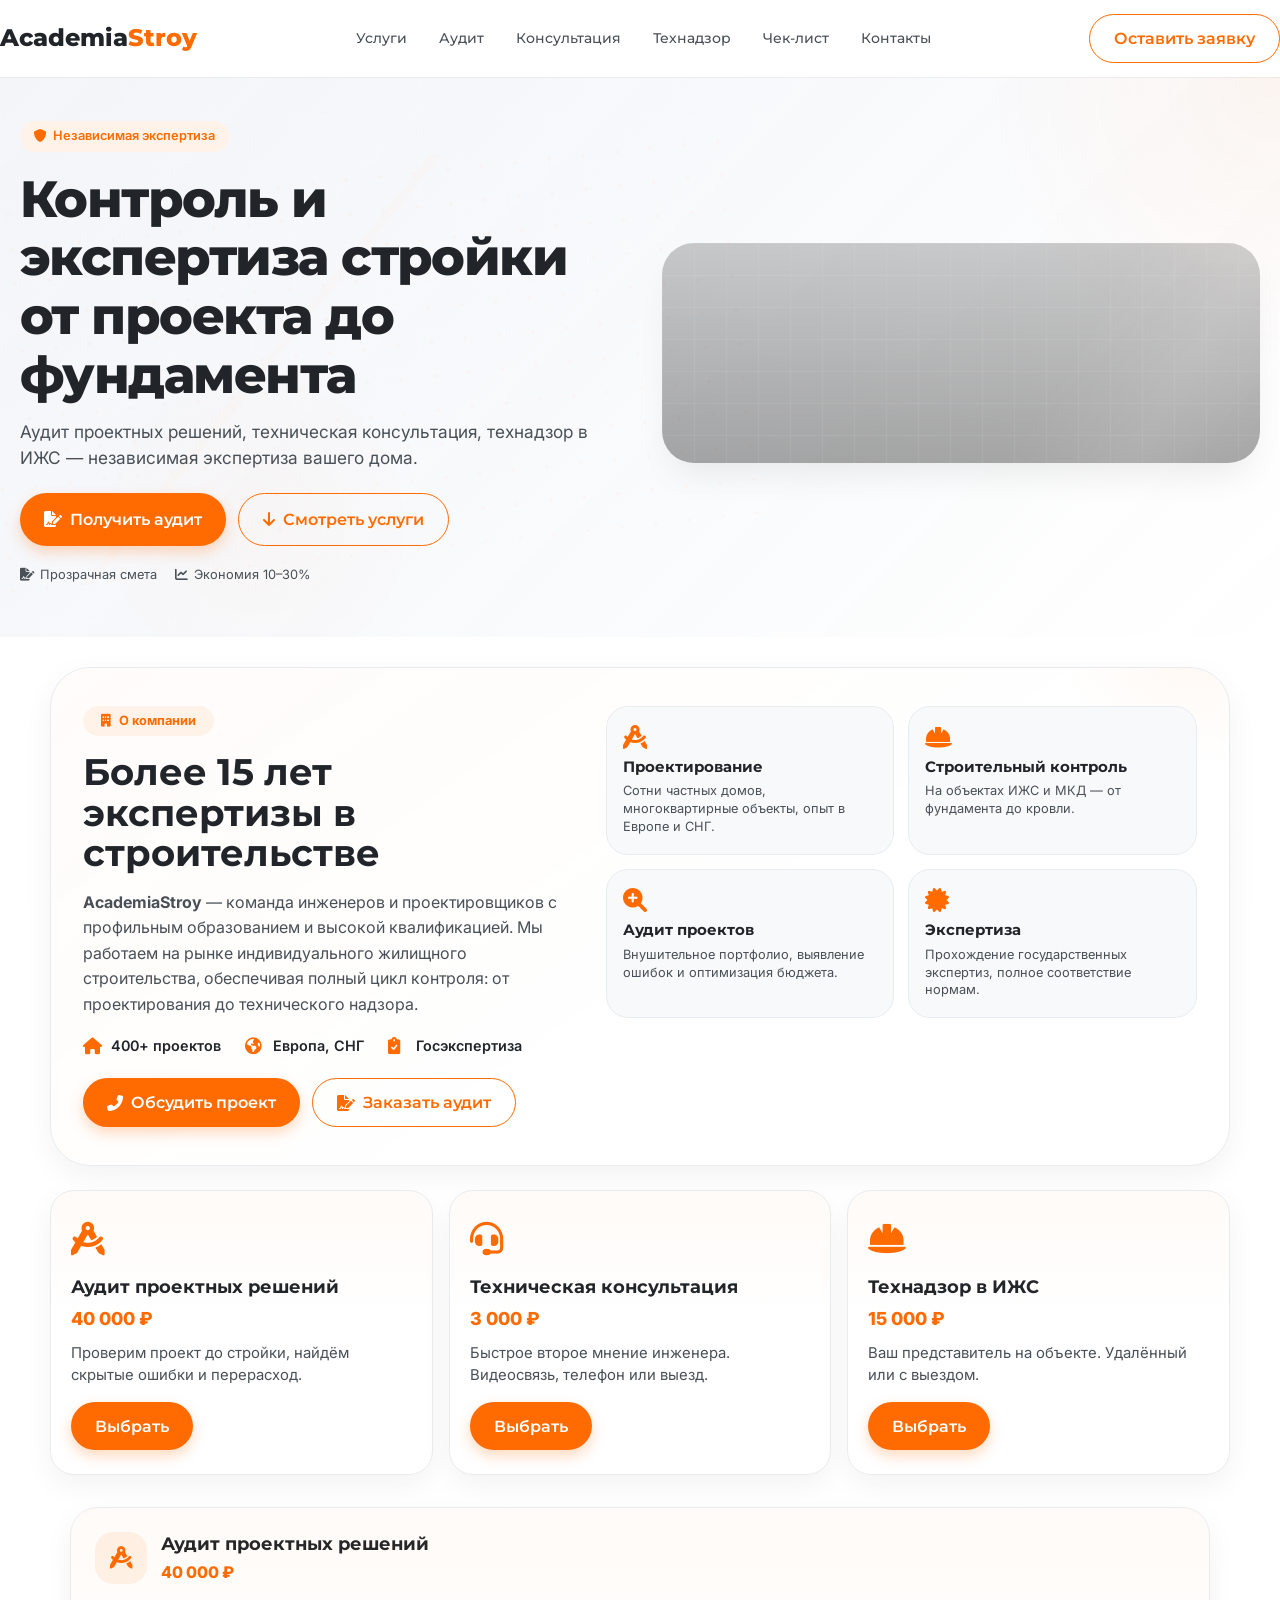
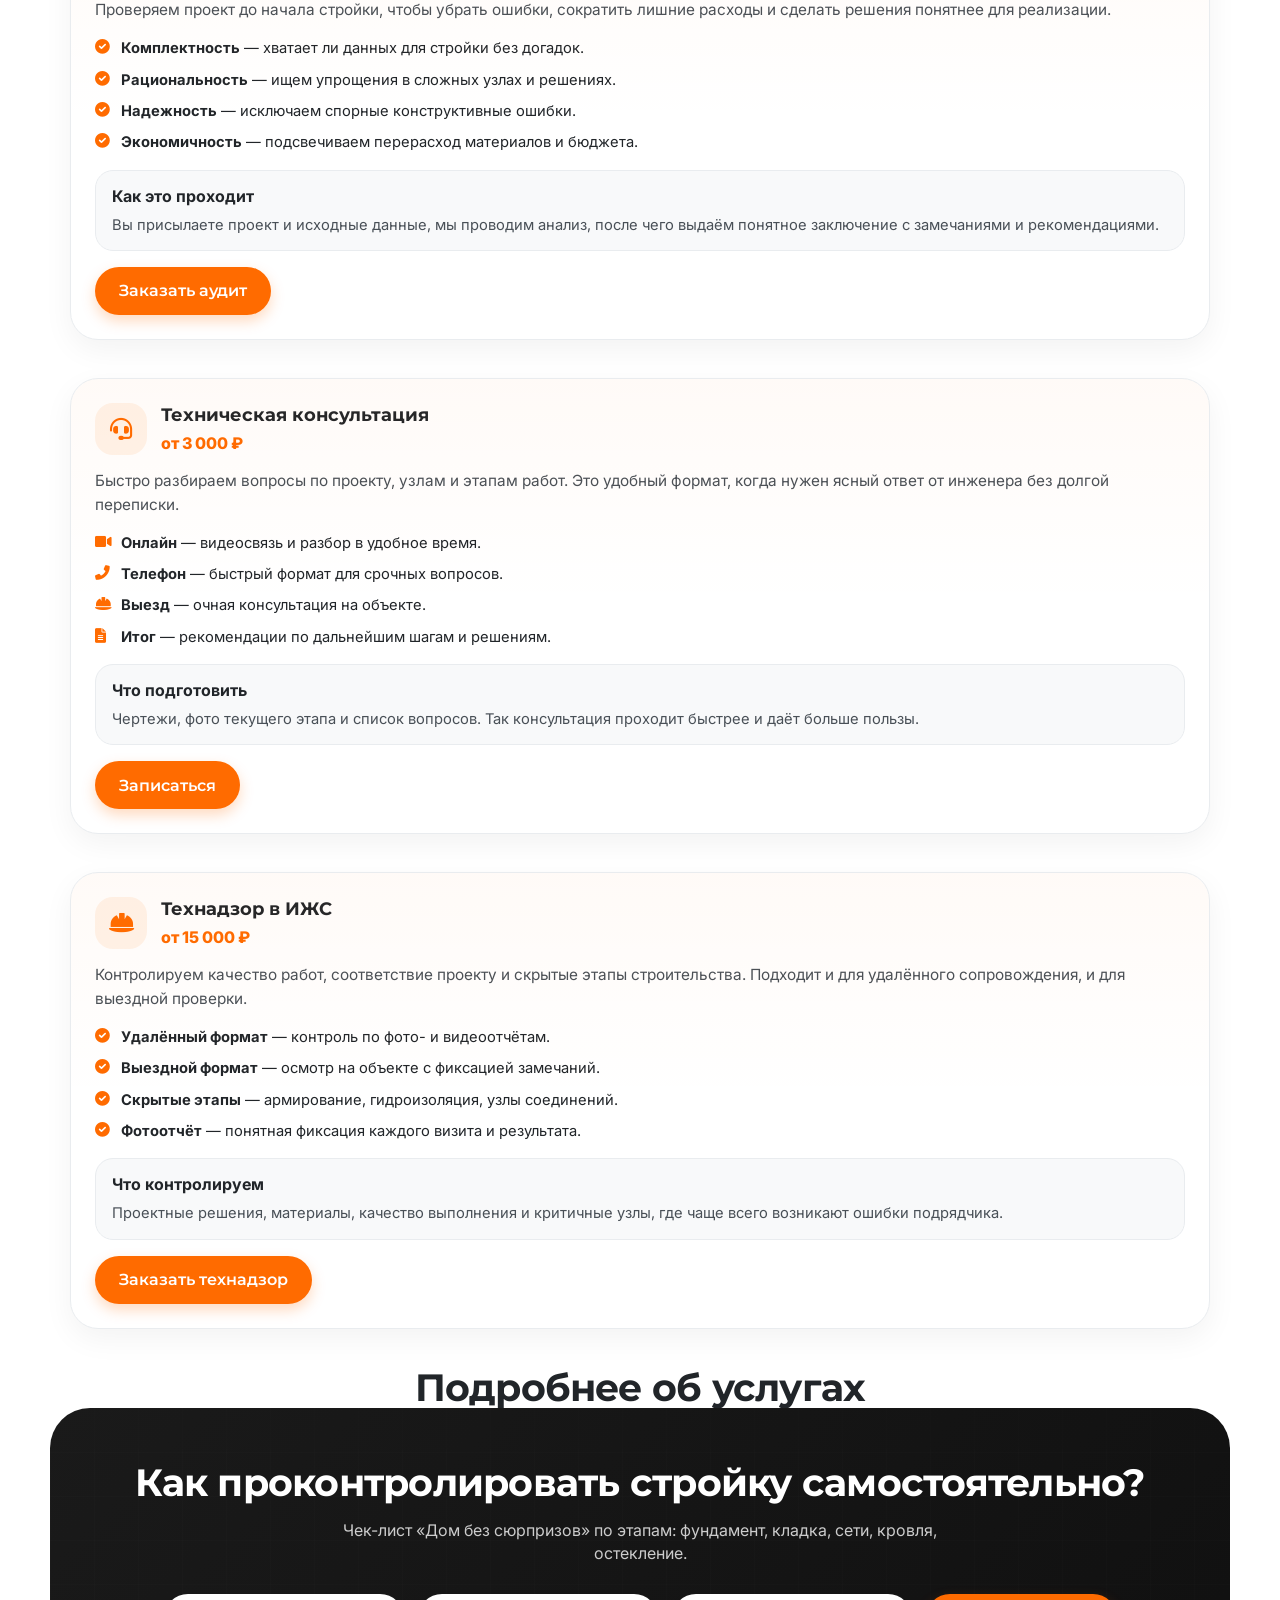
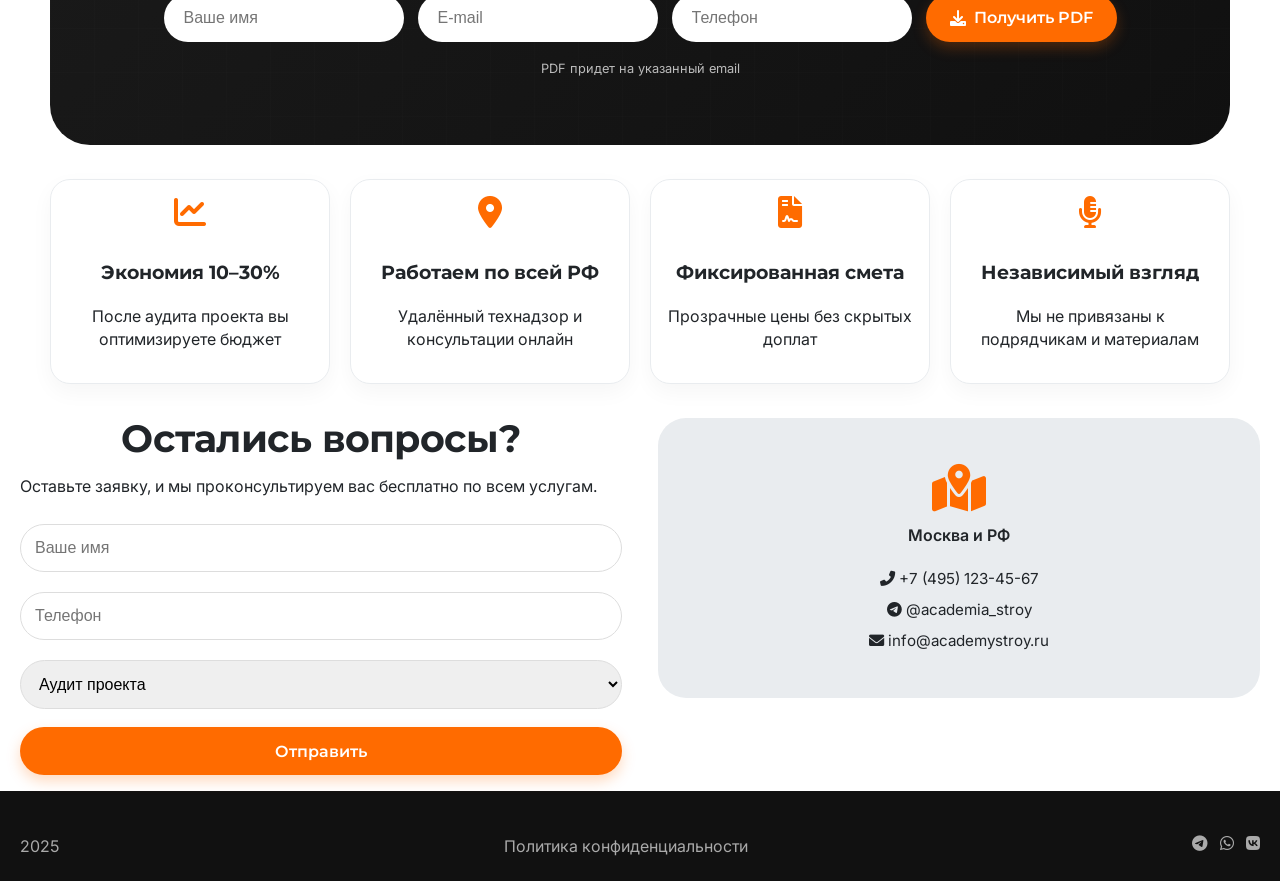
<file: index.html>
<!DOCTYPE html>
<html lang="ru">
<head>
  <meta charset="UTF-8" />
  <meta name="viewport" content="width=device-width, initial-scale=1.0, viewport-fit=cover, user-scalable=yes, maximum-scale=1.0" />
  <title>Контроль и экспертиза стройки от проекта до фундамента</title>
  <meta name="description" content="Аудит проектных решений, техническая консультация и технадзор в ИЖС. Независимая экспертиза вашего дома." />
  <link rel="preconnect" href="https://fonts.googleapis.com">
  <link rel="preconnect" href="https://fonts.gstatic.com" crossorigin>
  <link href="https://fonts.googleapis.com/css2?family=Inter:opsz,wght@14..32,300..700&family=Montserrat:wght@400;500;600;700;800&display=swap" rel="stylesheet">
  <link rel="stylesheet" href="https://cdnjs.cloudflare.com/ajax/libs/font-awesome/6.0.0-beta3/css/all.min.css">
  <link rel="stylesheet" href="style.css">
</head>
<body>
<header>
  <div class="container header-flex">
    <div class="logo">Academia<span>Stroy</span></div>
    <nav class="nav">
      <a href="#services" class="nav-link">Услуги</a>
      <a href="#audit" class="nav-link">Аудит</a>
      <a href="#consult" class="nav-link">Консультация</a>
      <a href="#nadzor" class="nav-link">Технадзор</a>
      <a href="#checklist" class="nav-link">Чек-лист</a>
      <a href="#contacts" class="nav-link">Контакты</a>
    </nav>
    <div class="header-contacts">
      <button class="btn btn-outline callback-open" data-service="Консультация">Оставить заявку</button>
    </div>
  </div>
</header>

<main>
  <section class="hero">
    <div class="container hero-grid">
      <div class="hero-content">
        <div class="hero-badge"><i class="fas fa-shield-alt"></i> Независимая экспертиза</div>
        <div class="mobile-mini-icons mobile-only">
          <span><i class="fas fa-ruler-combined"></i></span>
          <span><i class="fas fa-house-user"></i></span>
          <span><i class="fas fa-clipboard-check"></i></span>
        </div>
        <h1 class="hero-title">Контроль и экспертиза стройки от проекта до фундамента</h1>
        <p class="hero-sub">Аудит проектных решений, техническая консультация, технадзор в ИЖС — независимая экспертиза вашего дома.</p>
        <div class="hero-buttons">
          <button class="btn btn-primary callback-open" data-service="Аудит проекта"><i class="fas fa-file-signature"></i> Получить аудит</button>
          <a href="#services" class="btn btn-outline"><i class="fas fa-arrow-down"></i> Смотреть услуги</a>
        </div>
        <div class="trust-badge">
          <span><i class="fas fa-file-signature"></i> Прозрачная смета</span>
          <span><i class="fas fa-chart-line"></i> Экономия 10–30%</span>
        </div>
      </div>
      <div class="hero-image"></div>
    </div>
  </section>

  <section class="container" id="about">
    <div class="about-company">
      <div class="about-grid">
        <div class="about-left">
          <div class="about-badge"><i class="fas fa-building"></i> О компании</div>
          <h2>Более 15 лет экспертизы в строительстве</h2>
          <p class="about-text">
            <strong>AcademiaStroy</strong> — команда инженеров и проектировщиков с профильным образованием и высокой квалификацией. Мы работаем на рынке индивидуального жилищного строительства, обеспечивая полный цикл контроля: от проектирования до технического надзора.
          </p>
          <div class="about-stats">
            <span class="stat-item"><i class="fas fa-home"></i> 400+ проектов</span>
            <span class="stat-item"><i class="fas fa-globe-americas"></i> Европа, СНГ</span>
            <span class="stat-item"><i class="fas fa-clipboard-check"></i> Госэкспертиза</span>
          </div>
          <div class="about-cta">
            <button class="btn btn-primary callback-open" data-service="Консультация"><i class="fas fa-phone-alt"></i> Обсудить проект</button>
            <button class="btn btn-outline callback-open" data-service="Аудит проекта"><i class="fas fa-file-signature"></i> Заказать аудит</button>
          </div>
        </div>
        <div class="about-right">
          <div class="about-feature">
            <i class="fas fa-drafting-compass"></i>
            <h4>Проектирование</h4>
            <p>Сотни частных домов, многоквартирные объекты, опыт в Европе и СНГ.</p>
          </div>
          <div class="about-feature">
            <i class="fas fa-hard-hat"></i>
            <h4>Строительный контроль</h4>
            <p>На объектах ИЖС и МКД — от фундамента до кровли.</p>
          </div>
          <div class="about-feature">
            <i class="fas fa-search-plus"></i>
            <h4>Аудит проектов</h4>
            <p>Внушительное портфолио, выявление ошибок и оптимизация бюджета.</p>
          </div>
          <div class="about-feature">
            <i class="fas fa-certificate"></i>
            <h4>Экспертиза</h4>
            <p>Прохождение государственных экспертиз, полное соответствие нормам.</p>
          </div>
        </div>
      </div>
    </div>
  </section>

  <section class="container" id="services">
    <div class="services-grid">
      <div class="service-card">
        <div class="service-icon"><i class="fas fa-drafting-compass"></i></div>
        <h3 class="service-title">Аудит проектных решений</h3>
        <div class="service-price">40 000 ₽</div>
        <p class="service-desc">Проверим проект до стройки, найдём скрытые ошибки и перерасход.</p>
        <button class="btn btn-primary callback-open" data-service="Аудит проекта">Выбрать</button>
      </div>

      <div class="service-card">
        <div class="service-icon"><i class="fas fa-headset"></i></div>
        <h3 class="service-title">Техническая консультация</h3>
        <div class="service-price">3 000 ₽</div>
        <p class="service-desc">Быстрое второе мнение инженера. Видеосвязь, телефон или выезд.</p>
        <button class="btn btn-primary callback-open" data-service="Консультация">Выбрать</button>
      </div>

      <div class="service-card">
        <div class="service-icon"><i class="fas fa-hard-hat"></i></div>
        <h3 class="service-title">Технадзор в ИЖС</h3>
        <div class="service-price">15 000 ₽</div>
        <p class="service-desc">Ваш представитель на объекте. Удалённый или с выездом.</p>
        <button class="btn btn-primary callback-open" data-service="Технадзор">Выбрать</button>
      </div>
    </div>
  </section>

  <section class="container content-section" id="audit">
    <div class="feature-card">
      <div class="feature-top">
        <div class="feature-icon"><i class="fas fa-drafting-compass"></i></div>
        <div class="feature-meta">
          <h3>Аудит проектных решений</h3>
          <div class="feature-price">40 000 ₽</div>
        </div>
      </div>
      <p class="feature-lead">Проверяем проект до начала стройки, чтобы убрать ошибки, сократить лишние расходы и сделать решения понятнее для реализации.</p>
      <ul class="feature-list">
        <li><i class="fas fa-check-circle"></i><span><strong>Комплектность</strong> — хватает ли данных для стройки без догадок.</span></li>
        <li><i class="fas fa-check-circle"></i><span><strong>Рациональность</strong> — ищем упрощения в сложных узлах и решениях.</span></li>
        <li><i class="fas fa-check-circle"></i><span><strong>Надежность</strong> — исключаем спорные конструктивные ошибки.</span></li>
        <li><i class="fas fa-check-circle"></i><span><strong>Экономичность</strong> — подсвечиваем перерасход материалов и бюджета.</span></li>
      </ul>
      <div class="feature-box">
        <strong>Как это проходит</strong>
        <p>Вы присылаете проект и исходные данные, мы проводим анализ, после чего выдаём понятное заключение с замечаниями и рекомендациями.</p>
      </div>
      <div class="feature-actions">
        <button class="btn btn-primary callback-open" data-service="Аудит проекта">Заказать аудит</button>
      </div>
    </div>
  </section>

  <section class="container content-section" id="consult">
    <div class="feature-card">
      <div class="feature-top">
        <div class="feature-icon"><i class="fas fa-headset"></i></div>
        <div class="feature-meta">
          <h3>Техническая консультация</h3>
          <div class="feature-price">от 3 000 ₽</div>
        </div>
      </div>
      <p class="feature-lead">Быстро разбираем вопросы по проекту, узлам и этапам работ. Это удобный формат, когда нужен ясный ответ от инженера без долгой переписки.</p>
      <ul class="feature-list">
        <li><i class="fas fa-video"></i><span><strong>Онлайн</strong> — видеосвязь и разбор в удобное время.</span></li>
        <li><i class="fas fa-phone-alt"></i><span><strong>Телефон</strong> — быстрый формат для срочных вопросов.</span></li>
        <li><i class="fas fa-hard-hat"></i><span><strong>Выезд</strong> — очная консультация на объекте.</span></li>
        <li><i class="fas fa-file-alt"></i><span><strong>Итог</strong> — рекомендации по дальнейшим шагам и решениям.</span></li>
      </ul>
      <div class="feature-box">
        <strong>Что подготовить</strong>
        <p>Чертежи, фото текущего этапа и список вопросов. Так консультация проходит быстрее и даёт больше пользы.</p>
      </div>
      <div class="feature-actions">
        <button class="btn btn-primary callback-open" data-service="Консультация">Записаться</button>
      </div>
    </div>
  </section>

  <section class="container content-section" id="nadzor">
    <div class="feature-card">
      <div class="feature-top">
        <div class="feature-icon"><i class="fas fa-hard-hat"></i></div>
        <div class="feature-meta">
          <h3>Технадзор в ИЖС</h3>
          <div class="feature-price">от 15 000 ₽</div>
        </div>
      </div>
      <p class="feature-lead">Контролируем качество работ, соответствие проекту и скрытые этапы строительства. Подходит и для удалённого сопровождения, и для выездной проверки.</p>
      <ul class="feature-list">
        <li><i class="fas fa-check-circle"></i><span><strong>Удалённый формат</strong> — контроль по фото- и видеоотчётам.</span></li>
        <li><i class="fas fa-check-circle"></i><span><strong>Выездной формат</strong> — осмотр на объекте с фиксацией замечаний.</span></li>
        <li><i class="fas fa-check-circle"></i><span><strong>Скрытые этапы</strong> — армирование, гидроизоляция, узлы соединений.</span></li>
        <li><i class="fas fa-check-circle"></i><span><strong>Фотоотчёт</strong> — понятная фиксация каждого визита и результата.</span></li>
      </ul>
      <div class="feature-box">
        <strong>Что контролируем</strong>
        <p>Проектные решения, материалы, качество выполнения и критичные узлы, где чаще всего возникают ошибки подрядчика.</p>
      </div>
      <div class="feature-actions">
        <button class="btn btn-primary callback-open" data-service="Технадзор">Заказать технадзор</button>
      </div>
    </div>
  </section>

  <section class="container" id="services-header">
    <h2 class="section-title">Подробнее об услугах</h2>
  </section>

  <section class="container" id="checklist">
    <div class="magnet">
      <h2 class="section-title" style="color:#fff;">Как проконтролировать стройку самостоятельно?</h2>
      <p class="magnet-lead">Чек-лист «Дом без сюрпризов» по этапам: фундамент, кладка, сети, кровля, остекление.</p>
      <form id="checklist-form" class="form-group">
        <input type="text" placeholder="Ваше имя" id="cl-name" required>
        <input type="email" placeholder="E-mail" id="cl-email" required>
        <input type="tel" placeholder="Телефон" id="cl-phone" required>
        <button type="submit" class="btn btn-primary"><i class="fas fa-download"></i> Получить PDF</button>
      </form>
      <p class="magnet-footnote">PDF придет на указанный email</p>
    </div>
  </section>

  <section class="container">
    <div class="advantages-grid">
      <div class="advantage-item">
        <i class="fas fa-chart-line"></i>
        <h3>Экономия 10–30%</h3>
        <p>После аудита проекта вы оптимизируете бюджет</p>
      </div>
      <div class="advantage-item">
        <i class="fas fa-map-marker-alt"></i>
        <h3>Работаем по всей РФ</h3>
        <p>Удалённый технадзор и консультации онлайн</p>
      </div>
      <div class="advantage-item">
        <i class="fas fa-file-contract"></i>
        <h3>Фиксированная смета</h3>
        <p>Прозрачные цены без скрытых доплат</p>
      </div>
      <div class="advantage-item">
        <i class="fas fa-microphone-alt"></i>
        <h3>Независимый взгляд</h3>
        <p>Мы не привязаны к подрядчикам и материалам</p>
      </div>
    </div>
  </section>

  <section class="container" id="contacts">
    <div class="two-columns">
      <div class="contact-form-wrap">
        <h2 class="section-title">Остались вопросы?</h2>
        <p>Оставьте заявку, и мы проконсультируем вас бесплатно по всем услугам.</p>
        <form id="main-form">
          <input type="text" placeholder="Ваше имя" id="form-name" class="text-input">
          <input type="tel" placeholder="Телефон" id="form-phone" class="text-input">
          <select id="form-service" class="text-input">
            <option>Аудит проекта</option>
            <option>Консультация</option>
            <option>Технадзор</option>
            <option>Чек-лист</option>
          </select>
          <button type="submit" class="btn btn-primary submit-wide">Отправить</button>
        </form>
      </div>

      <div class="contacts-box">
        <i class="fas fa-map-marked-alt contacts-icon"></i>
        <span class="contacts-city">Москва и РФ</span>
        <div class="contacts-info">
          <p><i class="fas fa-phone-alt"></i> +7 (495) 123-45-67</p>
          <p><i class="fab fa-telegram"></i> @academia_stroy</p>
          <p><i class="fas fa-envelope"></i> info@academystroy.ru</p>
        </div>
      </div>
    </div>
  </section>
</main>

<footer>
  <div class="container footer-flex">
    <div>2025</div>
    <div><a href="#" class="footer-link">Политика конфиденциальности</a></div>
    <div class="footer-socials">
      <i class="fab fa-telegram"></i>
      <i class="fab fa-whatsapp"></i>
      <i class="fab fa-vk"></i>
    </div>
  </div>
</footer>

<div id="callbackModal" class="modal">
  <div class="modal-content">
    <span class="close-modal">&times;</span>
    <h3 class="modal-title">Оставить заявку</h3>
    <form class="callback-form" id="modal-form">
      <input type="text" placeholder="Ваше имя" id="modal-name" required>
      <input type="tel" placeholder="Телефон" id="modal-phone" required>
      <select id="modal-service">
        <option>Аудит проекта</option>
        <option>Консультация</option>
        <option>Технадзор</option>
        <option>Чек-лист</option>
      </select>
      <button type="submit" class="btn btn-primary">Отправить</button>
    </form>
  </div>
</div>

<script src="script.js"></script>
</body>
</html>
</file>
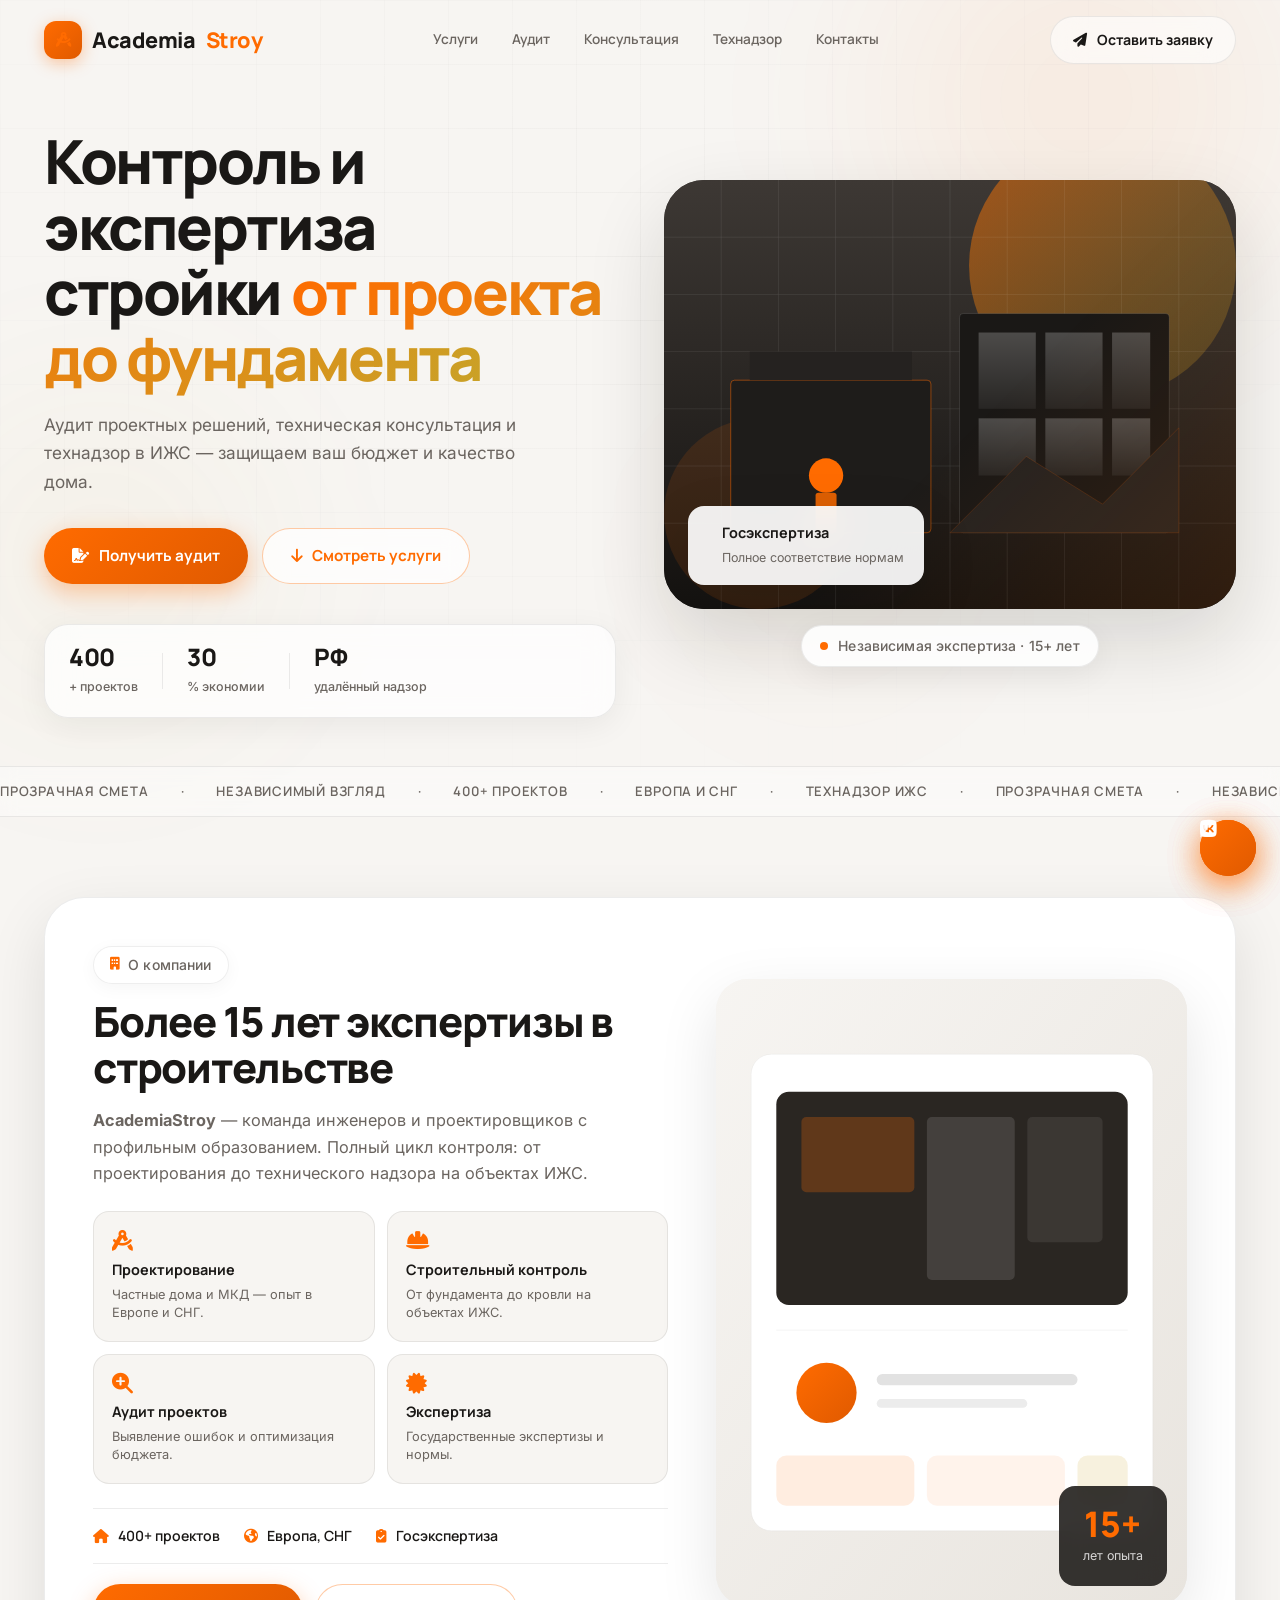
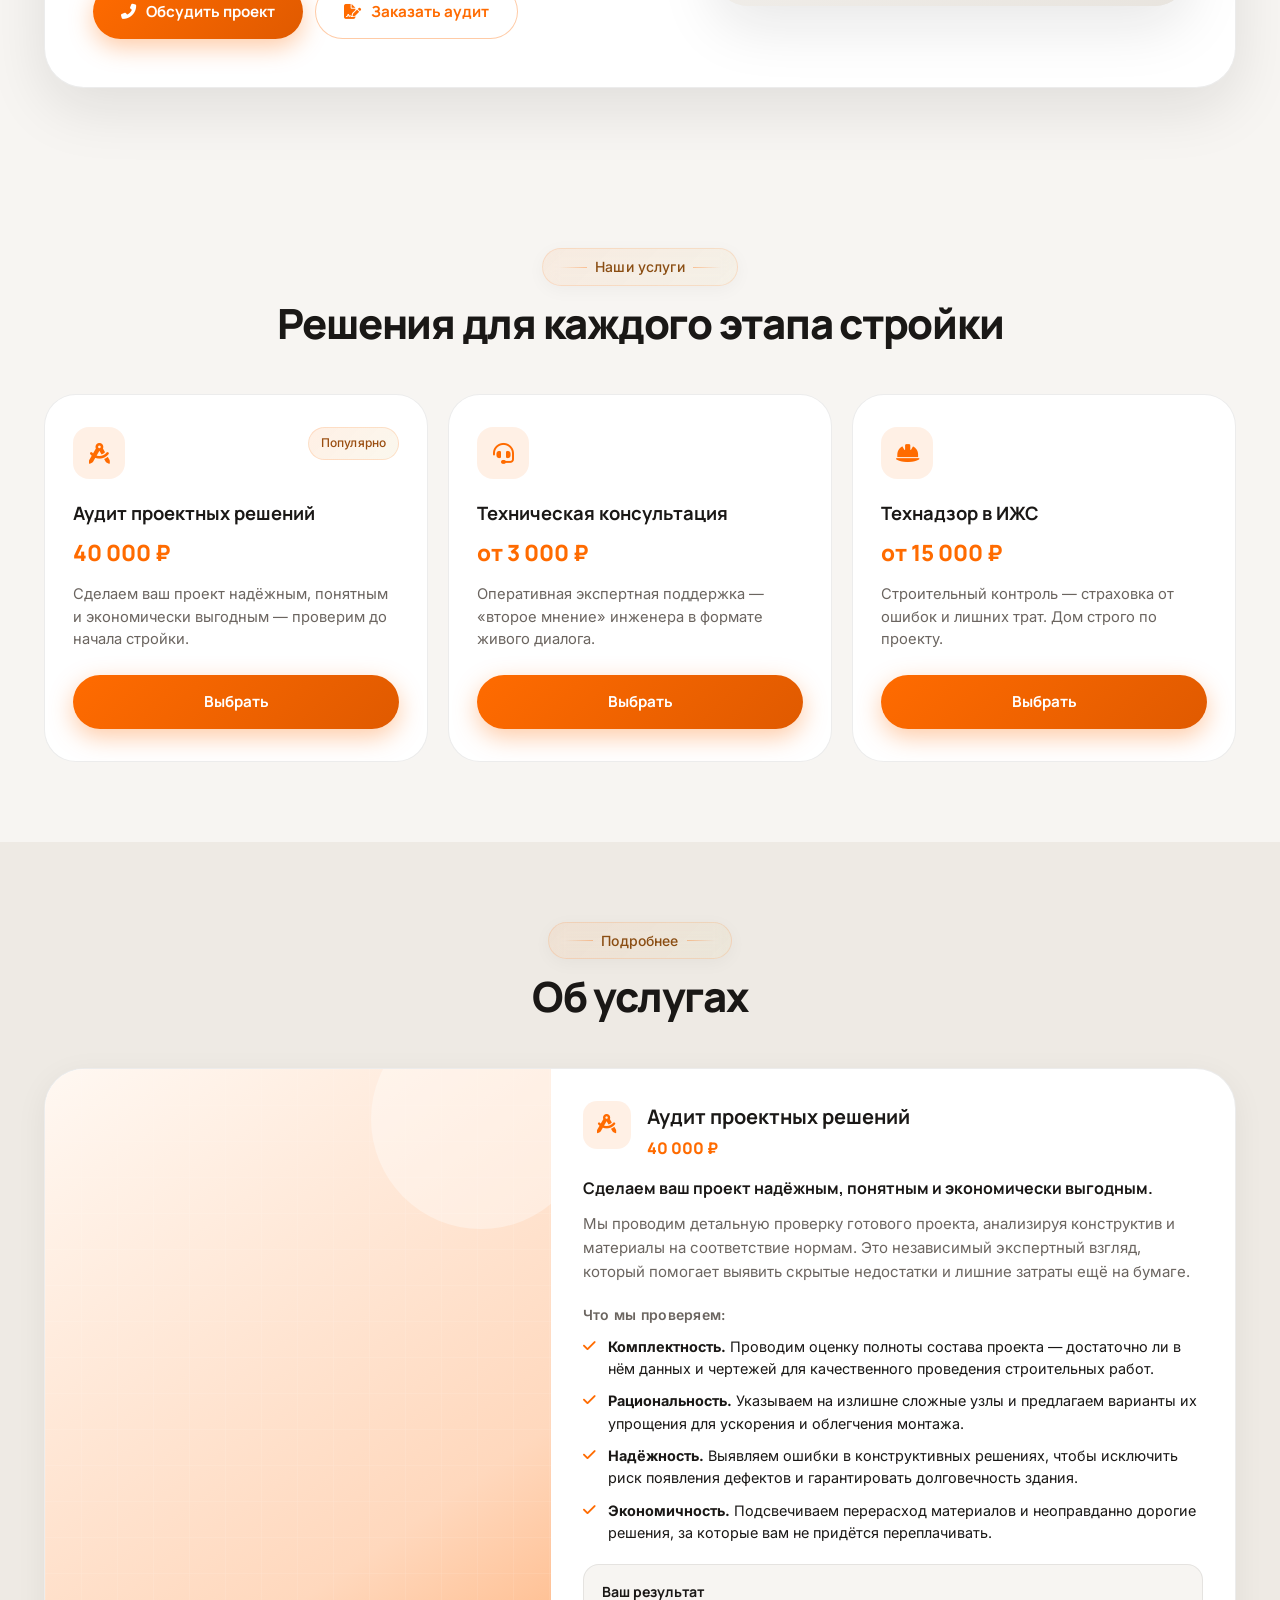
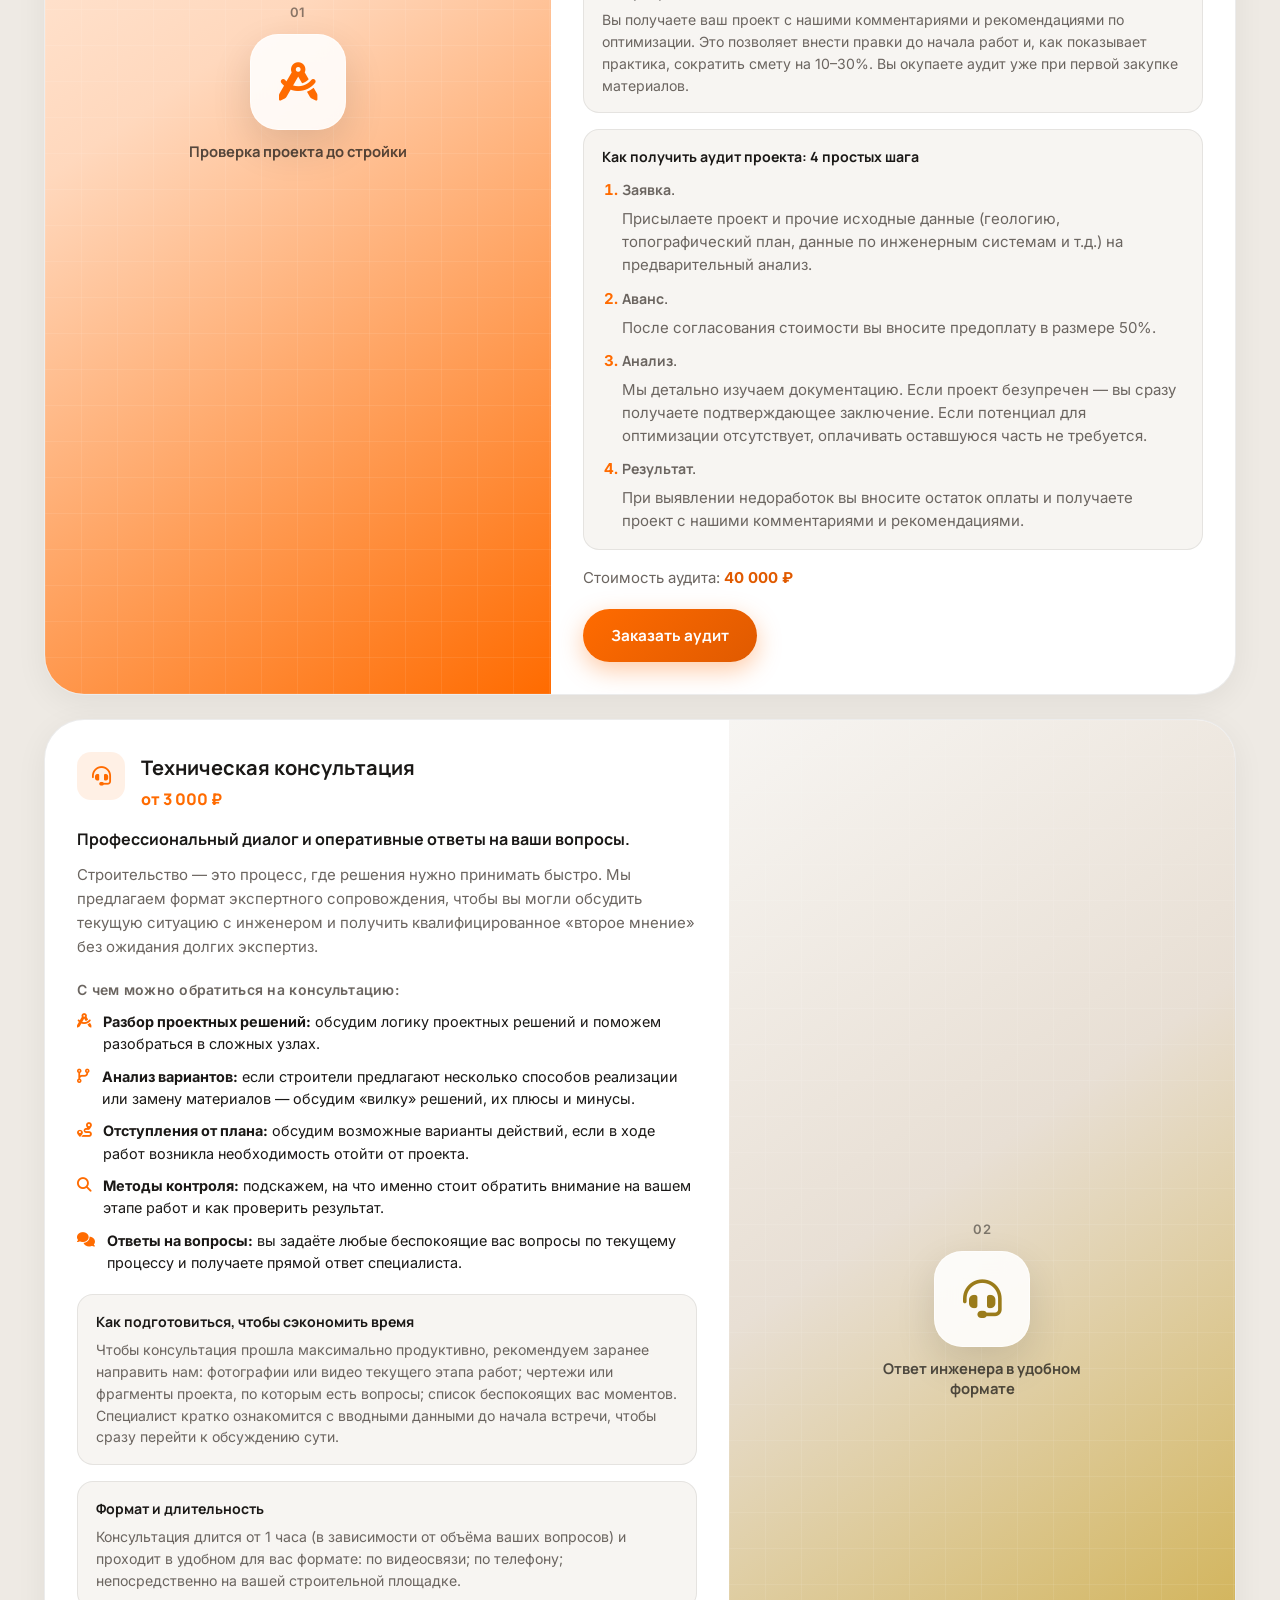
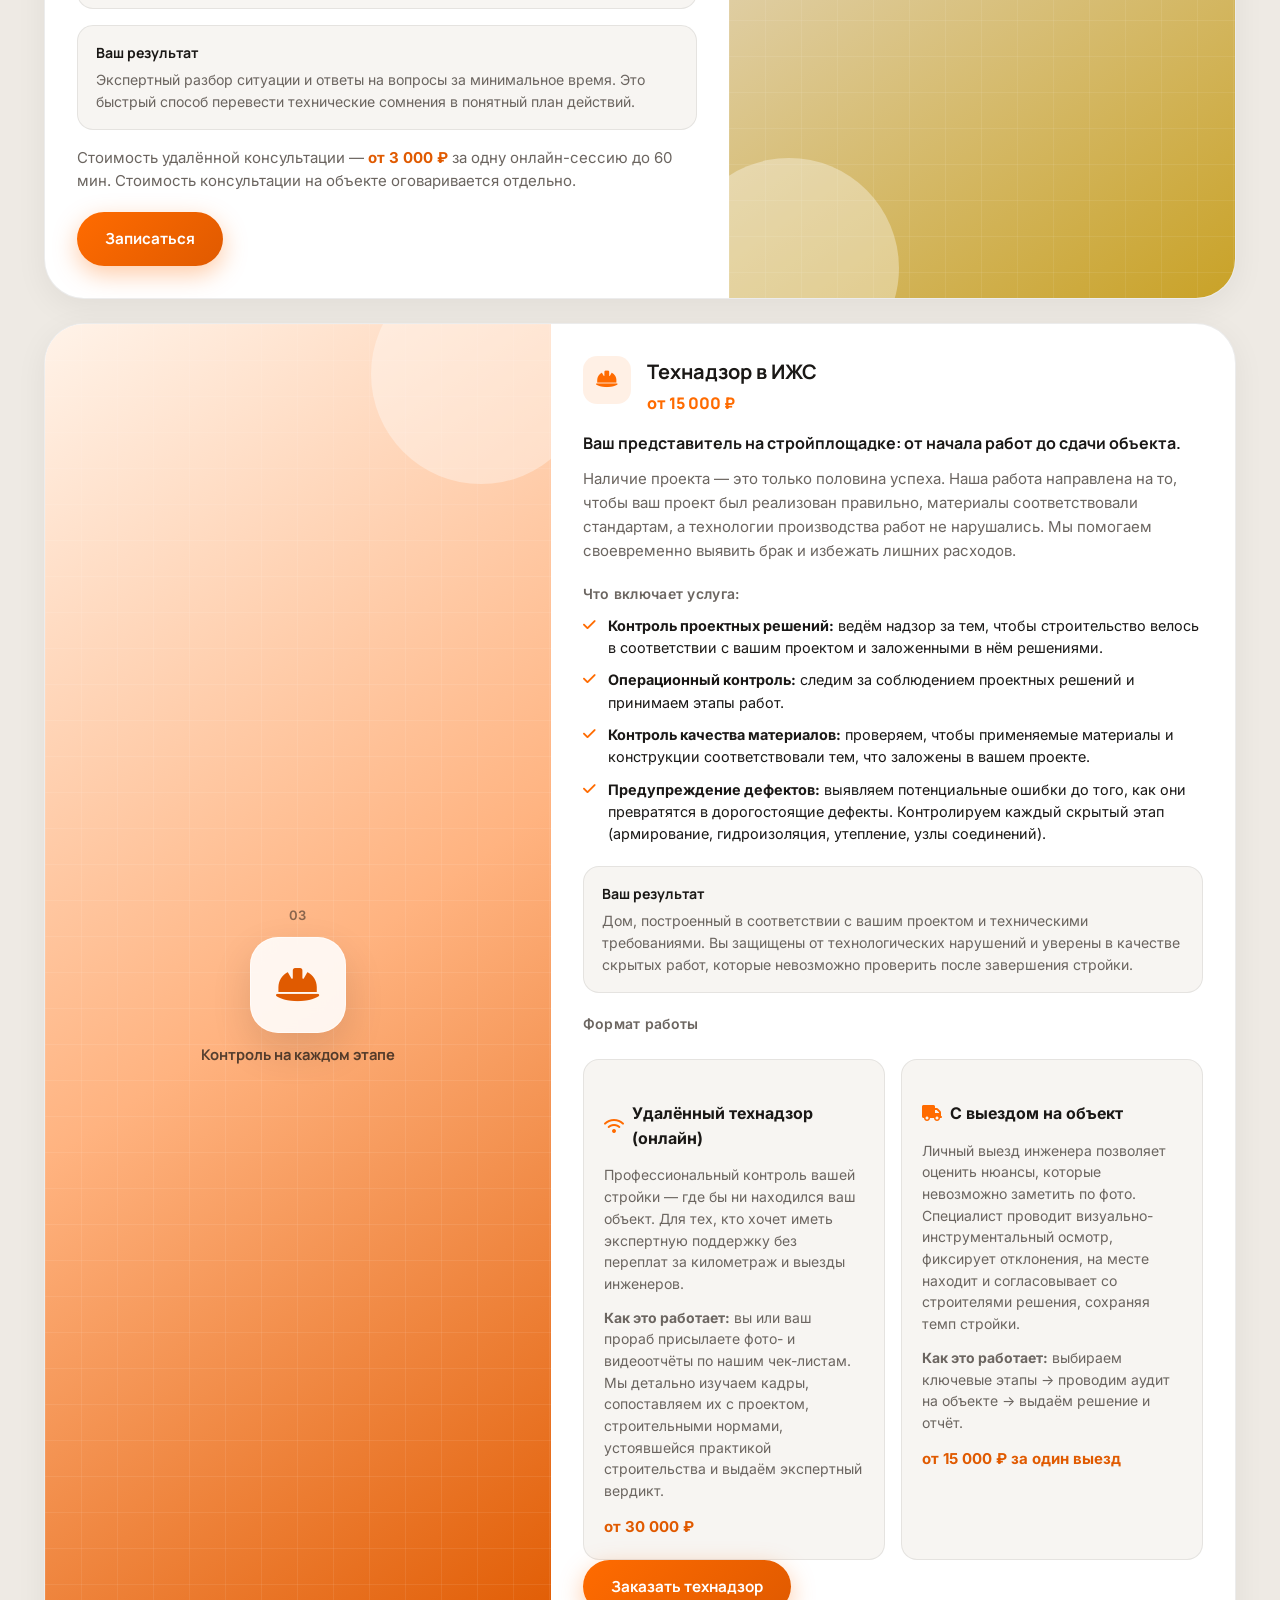
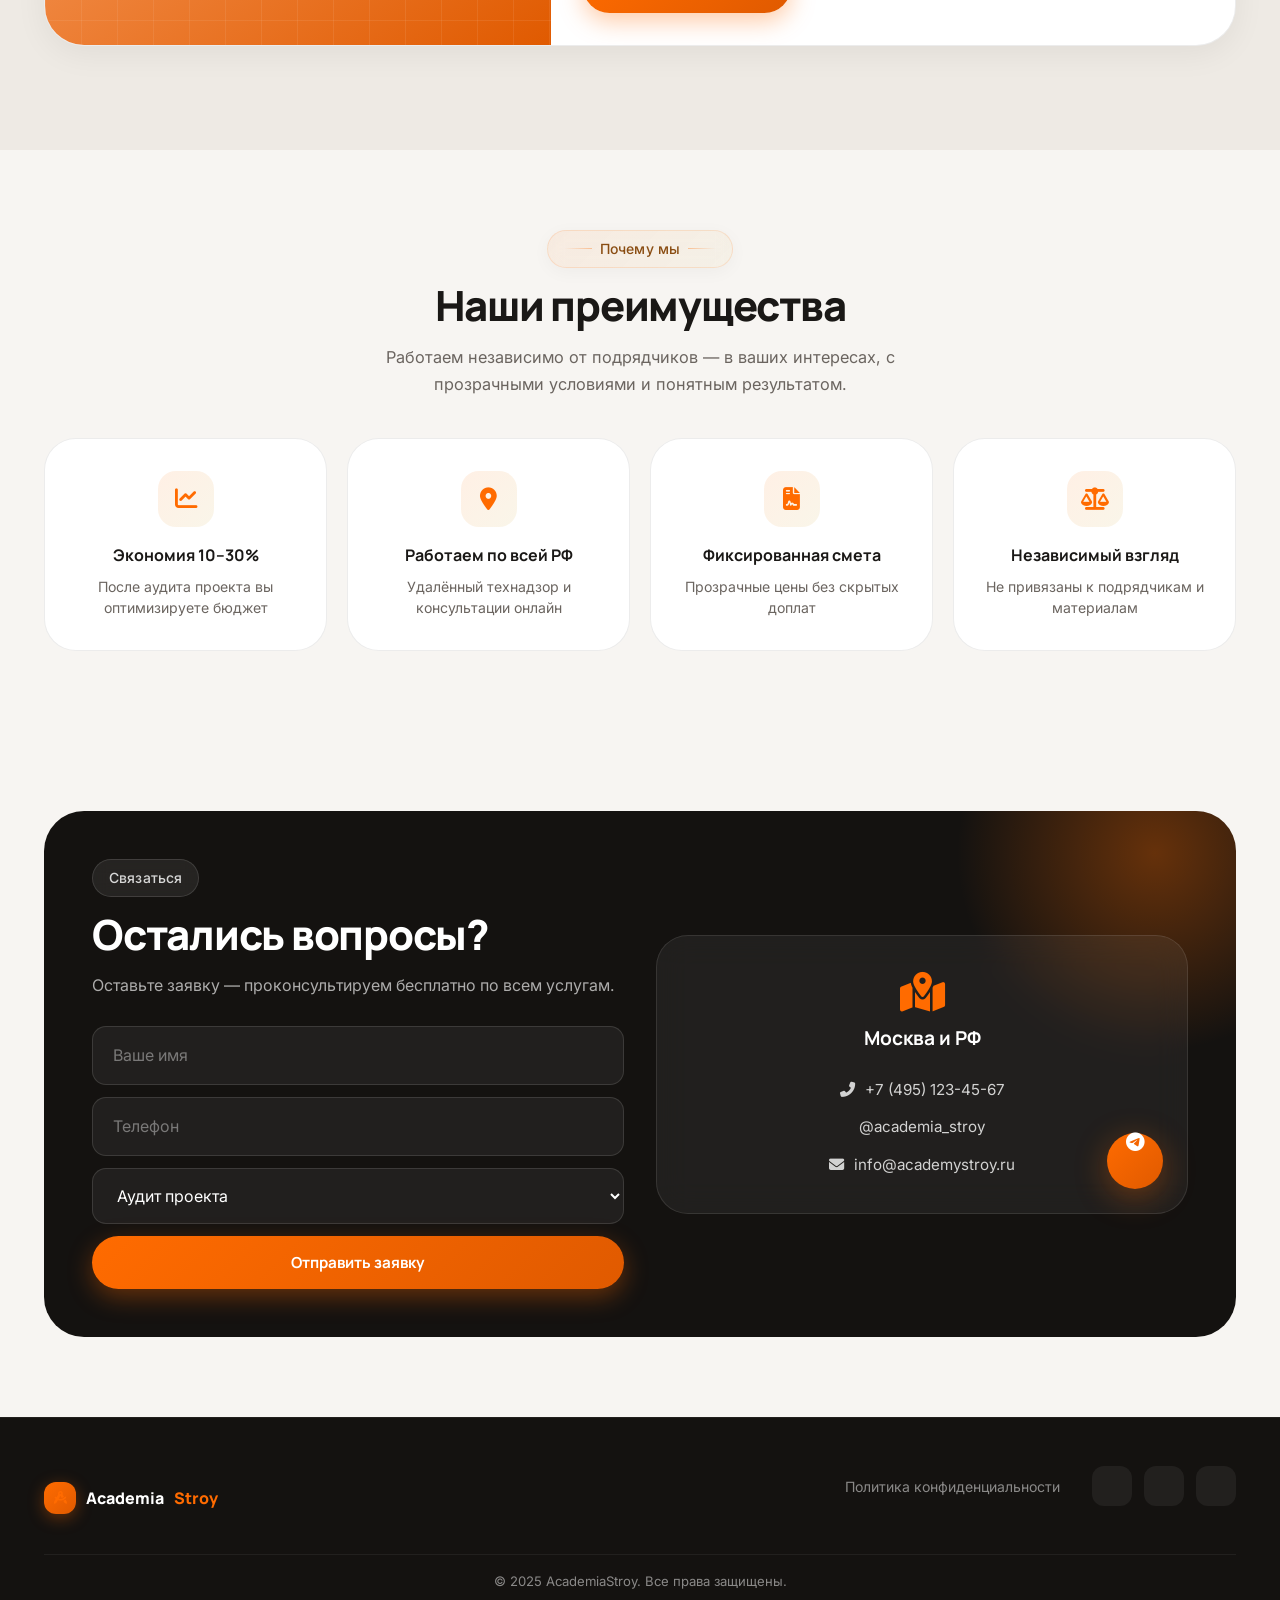
<file: Premium/index.html>
<!DOCTYPE html>
<html lang="ru">
<head>
  <meta charset="UTF-8" />
  <meta name="viewport" content="width=device-width, initial-scale=1.0, viewport-fit=cover" />
  <title>AcademiaStroy — Экспертиза и контроль строительства</title>
  <meta name="description" content="Премиальный аудит проектов, техническая консультация и технадзор в ИЖС. Независимая экспертиза вашего дома." />
  <link rel="preconnect" href="https://fonts.googleapis.com">
  <link rel="preconnect" href="https://fonts.gstatic.com" crossorigin>
  <link href="https://fonts.googleapis.com/css2?family=Inter:wght@300;400;500;600&family=Manrope:wght@500;600;700;800&display=swap" rel="stylesheet">
  <link rel="stylesheet" href="https://cdnjs.cloudflare.com/ajax/libs/font-awesome/6.5.1/css/all.min.css">
  <link rel="stylesheet" href="style.css">
</head>
<body>

<div class="ambient" aria-hidden="true">
  <div class="orb orb-1"></div>
  <div class="orb orb-2"></div>
  <div class="orb orb-3"></div>
  <div class="grid-overlay"></div>
</div>

<header class="site-header" id="siteHeader">
  <div class="container header-inner">
    <a href="#" class="logo">
      <span class="logo-mark"><i class="fas fa-compass-drafting"></i></span>
      Academia<span>Stroy</span>
    </a>
    <nav class="nav" aria-label="Основная навигация">
      <a href="#services" class="nav-link">Услуги</a>
      <a href="#audit" class="nav-link">Аудит</a>
      <a href="#consult" class="nav-link">Консультация</a>
      <a href="#nadzor" class="nav-link">Технадзор</a>
      <a href="#contacts" class="nav-link">Контакты</a>
    </nav>
    <div class="header-actions">
      <button class="btn btn-glass callback-open" data-service="Консультация">
        <i class="fas fa-paper-plane"></i> Оставить заявку
      </button>
    </div>
  </div>
</header>

<main>
  <section class="hero">
    <div class="container hero-layout">
      <div class="hero-copy reveal">
        <h1 class="hero-title">
          Контроль и экспертиза стройки
          <em>от проекта до фундамента</em>
        </h1>
        <p class="hero-lead">Аудит проектных решений, техническая консультация и технадзор в ИЖС — защищаем ваш бюджет и качество дома.</p>
        <div class="hero-actions">
          <button class="btn btn-primary callback-open" data-service="Аудит проекта">
            <i class="fas fa-file-signature"></i> Получить аудит
          </button>
          <a href="#services" class="btn btn-outline">
            <i class="fas fa-arrow-down"></i> Смотреть услуги
          </a>
        </div>
        <div class="hero-metrics">
          <div class="metric">
            <strong data-count="400">0</strong><span>+ проектов</span>
          </div>
          <div class="metric-divider"></div>
          <div class="metric">
            <strong data-count="30">0</strong><span>% экономии</span>
          </div>
          <div class="metric-divider"></div>
          <div class="metric">
            <strong>РФ</strong><span>удалённый надзор</span>
          </div>
        </div>
      </div>
      <div class="hero-visual reveal reveal-delay">
        <div class="hero-frame">
          <img src="./images/hero.svg" alt="" aria-hidden="true">
          <div class="hero-frame-glow"></div>
          <div class="hero-float-card">
            <i class="fas fa-shield-check"></i>
            <div>
              <strong>Госэкспертиза</strong>
              <span>Полное соответствие нормам</span>
            </div>
          </div>
        </div>
        <div class="eyebrow hero-eyebrow-below"><span class="pulse-dot"></span> Независимая экспертиза · 15+ лет</div>
      </div>
    </div>
    <div class="marquee" aria-hidden="true">
      <div class="marquee-track">
        <span>Прозрачная смета</span><span>·</span>
        <span>Независимый взгляд</span><span>·</span>
        <span>400+ проектов</span><span>·</span>
        <span>Европа и СНГ</span><span>·</span>
        <span>Технадзор ИЖС</span><span>·</span>
        <span>Прозрачная смета</span><span>·</span>
        <span>Независимый взгляд</span><span>·</span>
        <span>400+ проектов</span><span>·</span>
        <span>Европа и СНГ</span><span>·</span>
        <span>Технадзор ИЖС</span><span>·</span>
      </div>
    </div>
  </section>

  <section class="section" id="about">
    <div class="container">
      <div class="about-panel reveal">
        <div class="about-main">
          <span class="section-eyebrow"><i class="fas fa-building"></i> О компании</span>
          <h2 class="section-heading">Более 15 лет экспертизы в строительстве</h2>
          <p class="section-text"><strong>AcademiaStroy</strong> — команда инженеров и проектировщиков с профильным образованием. Полный цикл контроля: от проектирования до технического надзора на объектах ИЖС.</p>
          <div class="about-features">
            <article class="about-tile">
              <i class="fas fa-drafting-compass"></i>
              <h4>Проектирование</h4>
              <p>Частные дома и МКД — опыт в Европе и СНГ.</p>
            </article>
            <article class="about-tile">
              <i class="fas fa-hard-hat"></i>
              <h4>Строительный контроль</h4>
              <p>От фундамента до кровли на объектах ИЖС.</p>
            </article>
            <article class="about-tile">
              <i class="fas fa-search-plus"></i>
              <h4>Аудит проектов</h4>
              <p>Выявление ошибок и оптимизация бюджета.</p>
            </article>
            <article class="about-tile">
              <i class="fas fa-certificate"></i>
              <h4>Экспертиза</h4>
              <p>Государственные экспертизы и нормы.</p>
            </article>
          </div>
          <div class="about-stats-bar">
            <span><i class="fas fa-home"></i> 400+ проектов</span>
            <span><i class="fas fa-globe-americas"></i> Европа, СНГ</span>
            <span><i class="fas fa-clipboard-check"></i> Госэкспертиза</span>
          </div>
          <div class="about-cta">
            <button class="btn btn-primary callback-open" data-service="Консультация"><i class="fas fa-phone-alt"></i> Обсудить проект</button>
            <button class="btn btn-outline callback-open" data-service="Аудит проекта"><i class="fas fa-file-signature"></i> Заказать аудит</button>
          </div>
        </div>
        <div class="about-visual">
          <img src="./images/about.svg" alt="Инженер на стройке" loading="lazy">
          <div class="about-visual-badge">
            <span class="big">15+</span>
            <span>лет опыта</span>
          </div>
        </div>
      </div>
    </div>
  </section>

  <section class="section" id="services">
    <div class="container">
      <div class="section-intro reveal">
        <span class="section-eyebrow">Наши услуги</span>
        <h2 class="section-heading">Решения для каждого этапа стройки</h2>
      </div>
      <div class="services-grid">
        <article class="service-card reveal">
          <div class="service-card-top">
            <div class="service-icon"><i class="fas fa-drafting-compass"></i></div>
            <span class="service-tag">Популярно</span>
          </div>
          <h3>Аудит проектных решений</h3>
          <div class="service-price">40 000 ₽</div>
          <p>Сделаем ваш проект надёжным, понятным и экономически выгодным — проверим до начала стройки.</p>
          <button class="btn btn-primary callback-open" data-service="Аудит проекта">Выбрать</button>
        </article>
        <article class="service-card reveal reveal-delay">
          <div class="service-card-top">
            <div class="service-icon"><i class="fas fa-headset"></i></div>
          </div>
          <h3>Техническая консультация</h3>
          <div class="service-price">от 3 000 ₽</div>
          <p>Оперативная экспертная поддержка — «второе мнение» инженера в формате живого диалога.</p>
          <button class="btn btn-primary callback-open" data-service="Консультация">Выбрать</button>
        </article>
        <article class="service-card reveal reveal-delay-2">
          <div class="service-card-top">
            <div class="service-icon"><i class="fas fa-hard-hat"></i></div>
          </div>
          <h3>Технадзор в ИЖС</h3>
          <div class="service-price">от 15 000 ₽</div>
          <p>Строительный контроль — страховка от ошибок и лишних трат. Дом строго по проекту.</p>
          <button class="btn btn-primary callback-open" data-service="Технадзор">Выбрать</button>
        </article>
      </div>
    </div>
  </section>

  <section class="section section-alt" id="services-detail">
    <div class="container">
      <div class="section-intro reveal">
        <span class="section-eyebrow">Подробнее</span>
        <h2 class="section-heading">Об услугах</h2>
      </div>

      <article class="detail-card reveal" id="audit">
        <div class="detail-visual detail-visual--audit">
          <div class="detail-visual-deco"></div>
          <div class="detail-visual-content">
            <span class="detail-visual-num">01</span>
            <div class="detail-visual-icon-lg"><i class="fas fa-drafting-compass"></i></div>
            <p class="detail-visual-caption">Проверка проекта до стройки</p>
          </div>
        </div>
        <div class="detail-body">
          <div class="detail-head">
            <div class="detail-icon"><i class="fas fa-drafting-compass"></i></div>
            <div>
              <h3>Аудит проектных решений</h3>
              <span class="detail-price">40 000 ₽</span>
            </div>
          </div>
          <p class="detail-tagline">Сделаем ваш проект надёжным, понятным и экономически выгодным.</p>
          <p class="detail-text">Мы проводим детальную проверку готового проекта, анализируя конструктив и материалы на соответствие нормам. Это независимый экспертный взгляд, который помогает выявить скрытые недостатки и лишние затраты ещё на бумаге.</p>
          <p class="detail-sub">Что мы проверяем:</p>
          <ul class="detail-list">
            <li><i class="fas fa-check"></i><span><strong>Комплектность.</strong> Проводим оценку полноты состава проекта — достаточно ли в нём данных и чертежей для качественного проведения строительных работ.</span></li>
            <li><i class="fas fa-check"></i><span><strong>Рациональность.</strong> Указываем на излишне сложные узлы и предлагаем варианты их упрощения для ускорения и облегчения монтажа.</span></li>
            <li><i class="fas fa-check"></i><span><strong>Надёжность.</strong> Выявляем ошибки в конструктивных решениях, чтобы исключить риск появления дефектов и гарантировать долговечность здания.</span></li>
            <li><i class="fas fa-check"></i><span><strong>Экономичность.</strong> Подсвечиваем перерасход материалов и неоправданно дорогие решения, за которые вам не придётся переплачивать.</span></li>
          </ul>
          <div class="detail-note">
            <strong>Ваш результат</strong>
            <p>Вы получаете ваш проект с нашими комментариями и рекомендациями по оптимизации. Это позволяет внести правки до начала работ и, как показывает практика, сократить смету на 10–30%. Вы окупаете аудит уже при первой закупке материалов.</p>
          </div>
          <div class="detail-note">
            <strong>Как получить аудит проекта: 4 простых шага</strong>
            <ol class="detail-steps">
              <li><strong>Заявка.</strong> Присылаете проект и прочие исходные данные (геологию, топографический план, данные по инженерным системам и т.д.) на предварительный анализ.</li>
              <li><strong>Аванс.</strong> После согласования стоимости вы вносите предоплату в размере 50%.</li>
              <li><strong>Анализ.</strong> Мы детально изучаем документацию. Если проект безупречен — вы сразу получаете подтверждающее заключение. Если потенциал для оптимизации отсутствует, оплачивать оставшуюся часть не требуется.</li>
              <li><strong>Результат.</strong> При выявлении недоработок вы вносите остаток оплаты и получаете проект с нашими комментариями и рекомендациями.</li>
            </ol>
          </div>
          <p class="detail-price-line">Стоимость аудита: <strong>40 000 ₽</strong></p>
          <button class="btn btn-primary callback-open" data-service="Аудит проекта">Заказать аудит</button>
        </div>
      </article>

      <article class="detail-card detail-card-reverse reveal" id="consult">
        <div class="detail-visual detail-visual--consult">
          <div class="detail-visual-deco"></div>
          <div class="detail-visual-content">
            <span class="detail-visual-num">02</span>
            <div class="detail-visual-icon-lg"><i class="fas fa-headset"></i></div>
            <p class="detail-visual-caption">Ответ инженера в удобном формате</p>
          </div>
        </div>
        <div class="detail-body">
          <div class="detail-head">
            <div class="detail-icon"><i class="fas fa-headset"></i></div>
            <div>
              <h3>Техническая консультация</h3>
              <span class="detail-price">от 3 000 ₽</span>
            </div>
          </div>
          <p class="detail-tagline">Профессиональный диалог и оперативные ответы на ваши вопросы.</p>
          <p class="detail-text">Строительство — это процесс, где решения нужно принимать быстро. Мы предлагаем формат экспертного сопровождения, чтобы вы могли обсудить текущую ситуацию с инженером и получить квалифицированное «второе мнение» без ожидания долгих экспертиз.</p>
          <p class="detail-sub">С чем можно обратиться на консультацию:</p>
          <ul class="detail-list">
            <li><i class="fas fa-drafting-compass"></i><span><strong>Разбор проектных решений:</strong> обсудим логику проектных решений и поможем разобраться в сложных узлах.</span></li>
            <li><i class="fas fa-code-branch"></i><span><strong>Анализ вариантов:</strong> если строители предлагают несколько способов реализации или замену материалов — обсудим «вилку» решений, их плюсы и минусы.</span></li>
            <li><i class="fas fa-route"></i><span><strong>Отступления от плана:</strong> обсудим возможные варианты действий, если в ходе работ возникла необходимость отойти от проекта.</span></li>
            <li><i class="fas fa-search"></i><span><strong>Методы контроля:</strong> подскажем, на что именно стоит обратить внимание на вашем этапе работ и как проверить результат.</span></li>
            <li><i class="fas fa-comments"></i><span><strong>Ответы на вопросы:</strong> вы задаёте любые беспокоящие вас вопросы по текущему процессу и получаете прямой ответ специалиста.</span></li>
          </ul>
          <div class="detail-note">
            <strong>Как подготовиться, чтобы сэкономить время</strong>
            <p>Чтобы консультация прошла максимально продуктивно, рекомендуем заранее направить нам: фотографии или видео текущего этапа работ; чертежи или фрагменты проекта, по которым есть вопросы; список беспокоящих вас моментов. Специалист кратко ознакомится с вводными данными до начала встречи, чтобы сразу перейти к обсуждению сути.</p>
          </div>
          <div class="detail-note">
            <strong>Формат и длительность</strong>
            <p>Консультация длится от 1 часа (в зависимости от объёма ваших вопросов) и проходит в удобном для вас формате: по видеосвязи; по телефону; непосредственно на вашей строительной площадке.</p>
          </div>
          <div class="detail-note">
            <strong>Ваш результат</strong>
            <p>Экспертный разбор ситуации и ответы на вопросы за минимальное время. Это быстрый способ перевести технические сомнения в понятный план действий.</p>
          </div>
          <p class="detail-price-line">Стоимость удалённой консультации — <strong>от 3 000 ₽</strong> за одну онлайн-сессию до 60 мин. Стоимость консультации на объекте оговаривается отдельно.</p>
          <button class="btn btn-primary callback-open" data-service="Консультация">Записаться</button>
        </div>
      </article>

      <article class="detail-card reveal" id="nadzor">
        <div class="detail-visual detail-visual--nadzor">
          <div class="detail-visual-deco"></div>
          <div class="detail-visual-content">
            <span class="detail-visual-num">03</span>
            <div class="detail-visual-icon-lg"><i class="fas fa-hard-hat"></i></div>
            <p class="detail-visual-caption">Контроль на каждом этапе</p>
          </div>
        </div>
        <div class="detail-body">
          <div class="detail-head">
            <div class="detail-icon"><i class="fas fa-hard-hat"></i></div>
            <div>
              <h3>Технадзор в ИЖС</h3>
              <span class="detail-price">от 15 000 ₽</span>
            </div>
          </div>
          <p class="detail-tagline">Ваш представитель на стройплощадке: от начала работ до сдачи объекта.</p>
          <p class="detail-text">Наличие проекта — это только половина успеха. Наша работа направлена на то, чтобы ваш проект был реализован правильно, материалы соответствовали стандартам, а технологии производства работ не нарушались. Мы помогаем своевременно выявить брак и избежать лишних расходов.</p>
          <p class="detail-sub">Что включает услуга:</p>
          <ul class="detail-list">
            <li><i class="fas fa-check"></i><span><strong>Контроль проектных решений:</strong> ведём надзор за тем, чтобы строительство велось в соответствии с вашим проектом и заложенными в нём решениями.</span></li>
            <li><i class="fas fa-check"></i><span><strong>Операционный контроль:</strong> следим за соблюдением проектных решений и принимаем этапы работ.</span></li>
            <li><i class="fas fa-check"></i><span><strong>Контроль качества материалов:</strong> проверяем, чтобы применяемые материалы и конструкции соответствовали тем, что заложены в вашем проекте.</span></li>
            <li><i class="fas fa-check"></i><span><strong>Предупреждение дефектов:</strong> выявляем потенциальные ошибки до того, как они превратятся в дорогостоящие дефекты. Контролируем каждый скрытый этап (армирование, гидроизоляция, утепление, узлы соединений).</span></li>
          </ul>
          <div class="detail-note">
            <strong>Ваш результат</strong>
            <p>Дом, построенный в соответствии с вашим проектом и техническими требованиями. Вы защищены от технологических нарушений и уверены в качестве скрытых работ, которые невозможно проверить после завершения стройки.</p>
          </div>
          <p class="detail-sub">Формат работы</p>
          <div class="detail-formats">
            <article class="detail-format-card">
              <h4><i class="fas fa-wifi"></i> Удалённый технадзор (онлайн)</h4>
              <p>Профессиональный контроль вашей стройки — где бы ни находился ваш объект. Для тех, кто хочет иметь экспертную поддержку без переплат за километраж и выезды инженеров.</p>
              <p class="detail-format-how"><strong>Как это работает:</strong> вы или ваш прораб присылаете фото- и видеоотчёты по нашим чек-листам. Мы детально изучаем кадры, сопоставляем их с проектом, строительными нормами, устоявшейся практикой строительства и выдаём экспертный вердикт.</p>
              <span class="detail-format-price">от 30 000 ₽</span>
            </article>
            <article class="detail-format-card">
              <h4><i class="fas fa-truck"></i> С выездом на объект</h4>
              <p>Личный выезд инженера позволяет оценить нюансы, которые невозможно заметить по фото. Специалист проводит визуально-инструментальный осмотр, фиксирует отклонения, на месте находит и согласовывает со строителями решения, сохраняя темп стройки.</p>
              <p class="detail-format-how"><strong>Как это работает:</strong> выбираем ключевые этапы → проводим аудит на объекте → выдаём решение и отчёт.</p>
              <span class="detail-format-price">от 15 000 ₽ за один выезд</span>
            </article>
          </div>
          <button class="btn btn-primary callback-open" data-service="Технадзор">Заказать технадзор</button>
        </div>
      </article>
    </div>
  </section>

  <section class="section" id="benefits">
    <div class="container">
      <div class="section-intro reveal">
        <span class="section-eyebrow">Почему мы</span>
        <h2 class="section-heading">Наши преимущества</h2>
        <p class="section-text">Работаем независимо от подрядчиков — в ваших интересах, с прозрачными условиями и понятным результатом.</p>
      </div>
      <div class="benefits-grid">
        <article class="benefit-card reveal">
          <div class="benefit-icon"><i class="fas fa-chart-line"></i></div>
          <h3>Экономия 10–30%</h3>
          <p>После аудита проекта вы оптимизируете бюджет</p>
        </article>
        <article class="benefit-card reveal reveal-delay">
          <div class="benefit-icon"><i class="fas fa-map-marker-alt"></i></div>
          <h3>Работаем по всей РФ</h3>
          <p>Удалённый технадзор и консультации онлайн</p>
        </article>
        <article class="benefit-card reveal reveal-delay">
          <div class="benefit-icon"><i class="fas fa-file-contract"></i></div>
          <h3>Фиксированная смета</h3>
          <p>Прозрачные цены без скрытых доплат</p>
        </article>
        <article class="benefit-card reveal reveal-delay-2">
          <div class="benefit-icon"><i class="fas fa-scale-balanced"></i></div>
          <h3>Независимый взгляд</h3>
          <p>Не привязаны к подрядчикам и материалам</p>
        </article>
      </div>
    </div>
  </section>

  <section class="section" id="contacts">
    <div class="container">
      <div class="contact-panel reveal">
        <div class="contact-form-side">
          <span class="section-eyebrow">Связаться</span>
          <h2 class="section-heading">Остались вопросы?</h2>
          <p>Оставьте заявку — проконсультируем бесплатно по всем услугам.</p>
          <form id="main-form" class="contact-form">
            <input type="text" placeholder="Ваше имя" id="form-name" class="field" required>
            <input type="tel" placeholder="Телефон" id="form-phone" class="field" required>
            <select id="form-service" class="field">
              <option>Аудит проекта</option>
              <option>Консультация</option>
              <option>Технадзор</option>
            </select>
            <button type="submit" class="btn btn-primary btn-full">Отправить заявку</button>
          </form>
        </div>
        <div class="contact-info-side">
          <div class="contact-info-card">
            <i class="fas fa-map-marked-alt"></i>
            <h4>Москва и РФ</h4>
            <div class="contact-links">
              <a href="tel:+74951234567"><i class="fas fa-phone-alt"></i> +7 (495) 123-45-67</a>
              <a href="#"><i class="fab fa-telegram"></i> @academia_stroy</a>
              <a href="mailto:info@academystroy.ru"><i class="fas fa-envelope"></i> info@academystroy.ru</a>
            </div>
          </div>
        </div>
      </div>
    </div>
  </section>
</main>

<footer class="site-footer">
  <div class="container footer-inner">
    <div class="footer-brand">
      <span class="logo-mark sm"><i class="fas fa-compass-drafting"></i></span>
      Academia<span>Stroy</span>
    </div>
    <a href="#" class="footer-link">Политика конфиденциальности</a>
    <div class="footer-socials">
      <a href="#" aria-label="Telegram"><i class="fab fa-telegram"></i></a>
      <a href="#" aria-label="WhatsApp"><i class="fab fa-whatsapp"></i></a>
      <a href="#" aria-label="VK"><i class="fab fa-vk"></i></a>
    </div>
    <p class="footer-copy">© 2025 AcademiaStroy. Все права защищены.</p>
  </div>
</footer>

<button class="fab callback-open mobile-only" data-service="Консультация" aria-label="Оставить заявку">
  <i class="fas fa-paper-plane"></i>
</button>

<div id="callbackModal" class="modal" role="dialog" aria-modal="true" aria-labelledby="modalTitle">
  <div class="modal-backdrop"></div>
  <div class="modal-sheet">
    <button class="modal-close" aria-label="Закрыть">&times;</button>
    <span class="section-eyebrow">Заявка</span>
    <h3 id="modalTitle">Оставить заявку</h3>
    <p class="modal-sub">Перезвоним в течение рабочего дня</p>
    <form class="contact-form" id="modal-form">
      <input type="text" placeholder="Ваше имя" id="modal-name" class="field" required>
      <input type="tel" placeholder="Телефон" id="modal-phone" class="field" required>
      <select id="modal-service" class="field">
        <option>Аудит проекта</option>
        <option>Консультация</option>
        <option>Технадзор</option>
      </select>
      <button type="submit" class="btn btn-primary btn-full">Отправить</button>
    </form>
  </div>
</div>

<script src="script.js"></script>
</body>
</html>
</file>
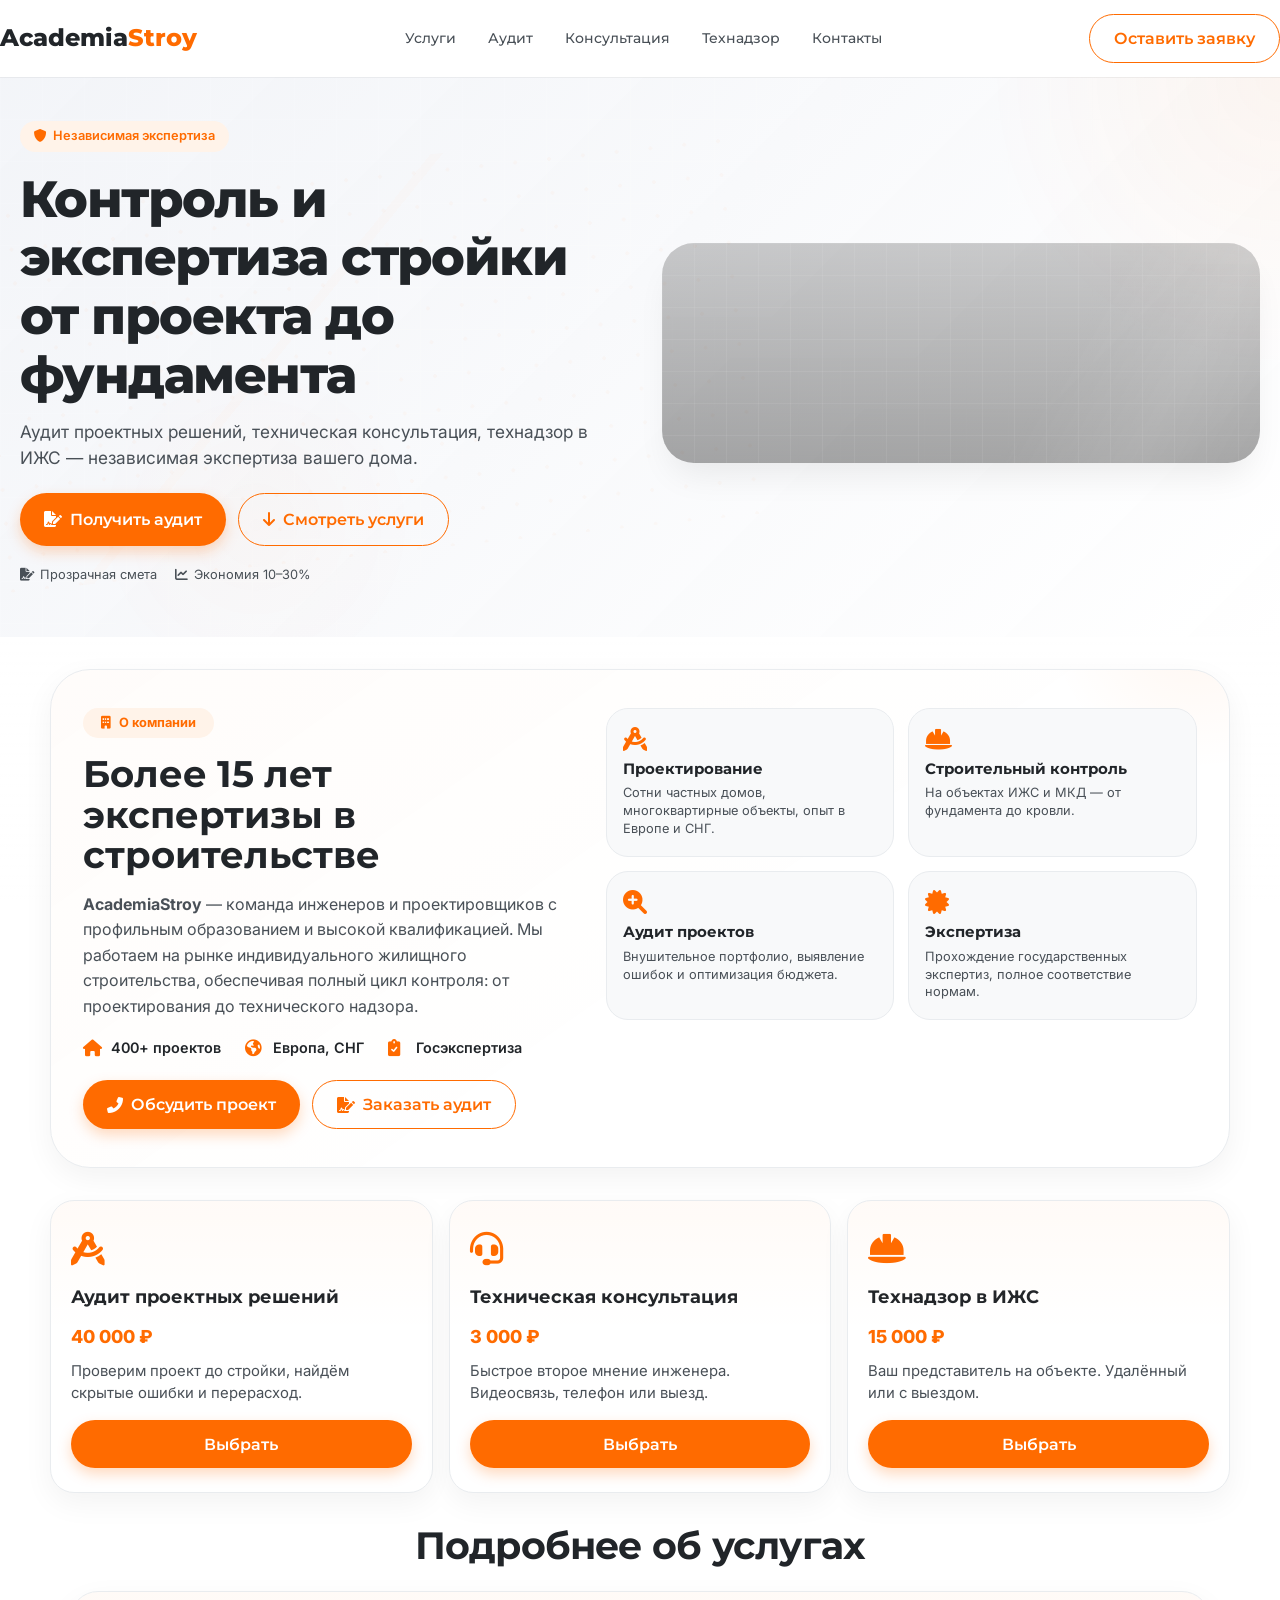
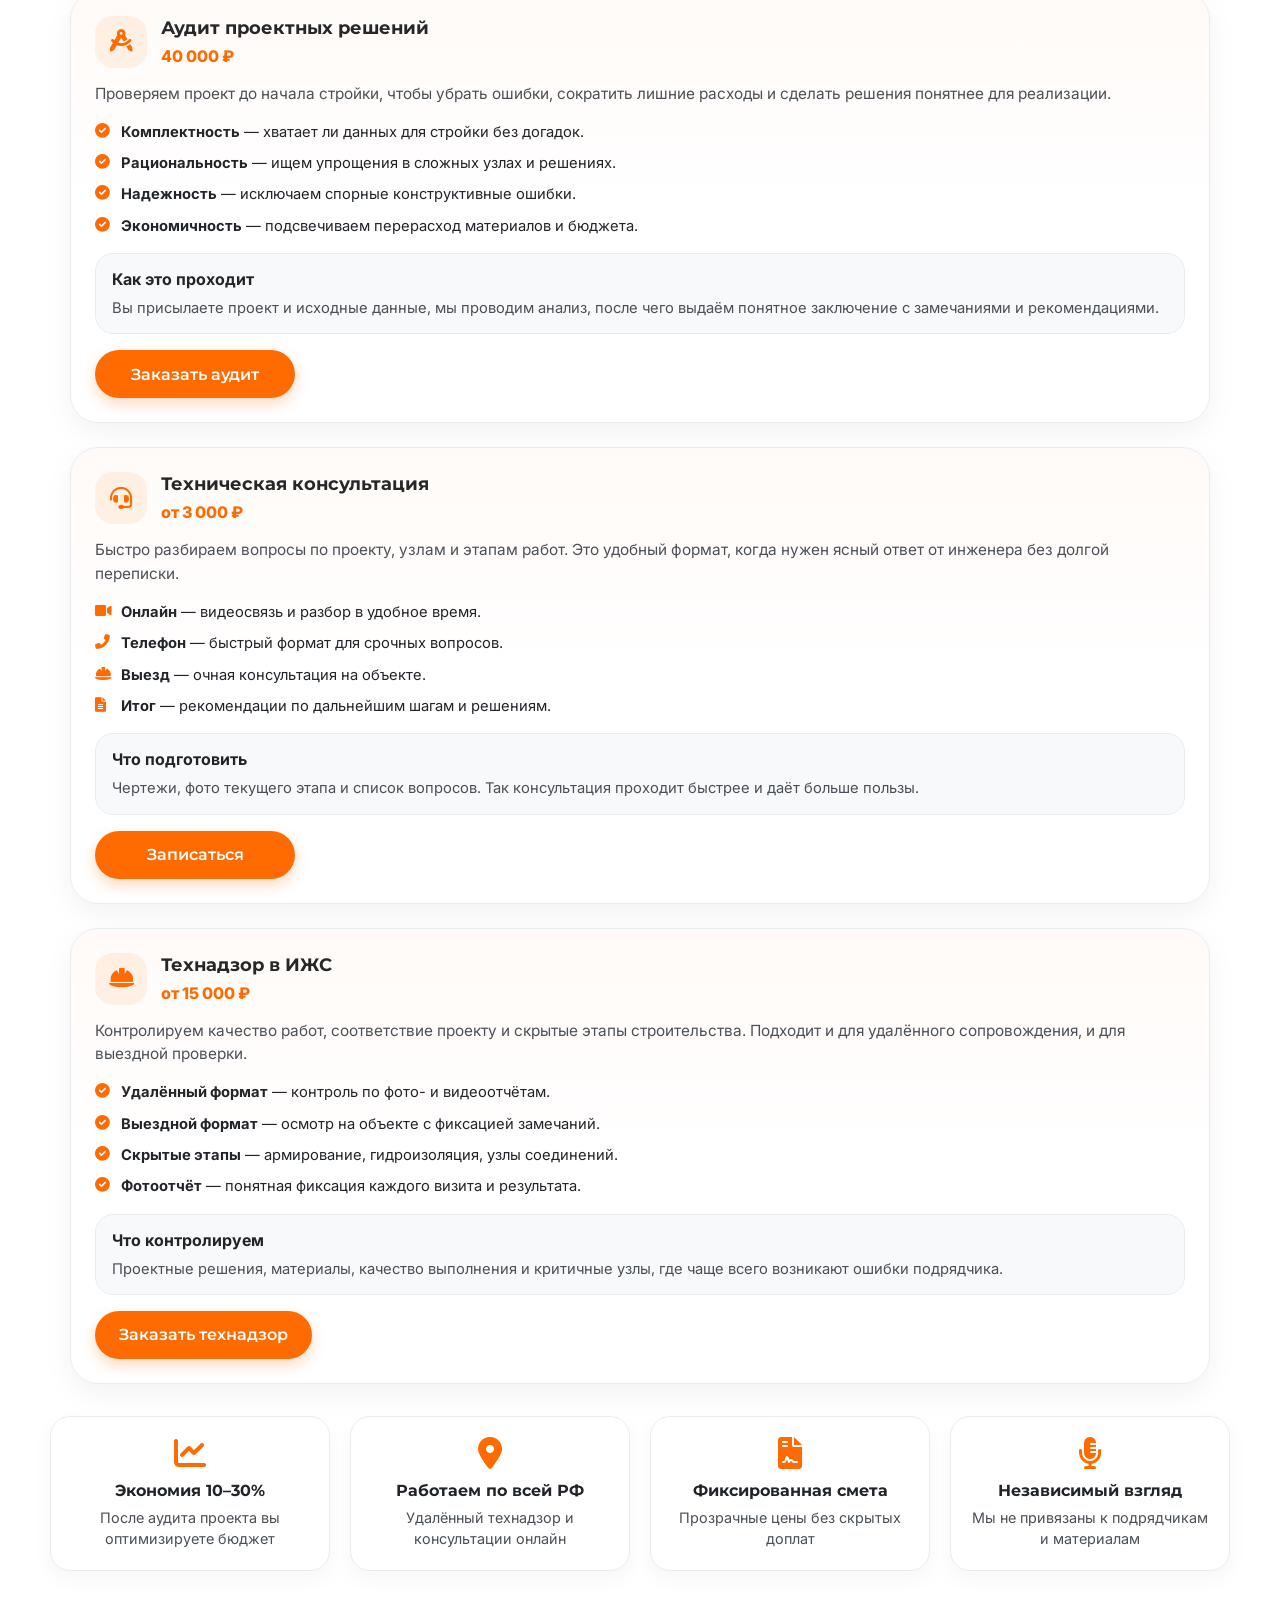
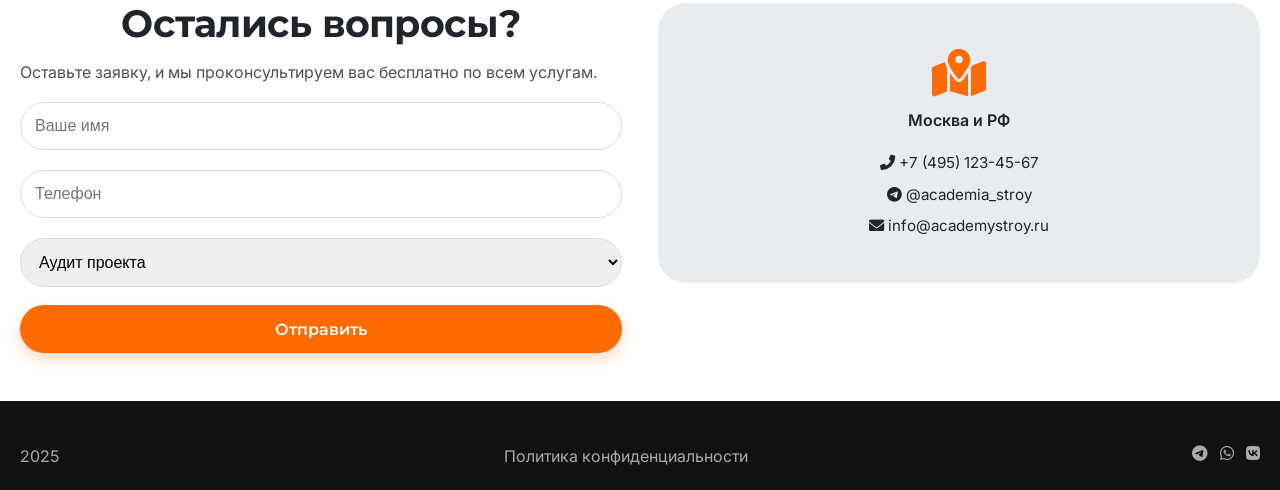
<file: Новая папка/index.html>
<!DOCTYPE html>
<html lang="ru">
<head>
  <meta charset="UTF-8" />
  <meta name="viewport" content="width=device-width, initial-scale=1.0, viewport-fit=cover, user-scalable=yes, maximum-scale=1.0" />
  <title>Контроль и экспертиза стройки от проекта до фундамента</title>
  <meta name="description" content="Аудит проектных решений, техническая консультация и технадзор в ИЖС. Независимая экспертиза вашего дома." />
  <link rel="preconnect" href="https://fonts.googleapis.com">
  <link rel="preconnect" href="https://fonts.gstatic.com" crossorigin>
  <link href="https://fonts.googleapis.com/css2?family=Inter:opsz,wght@14..32,300..700&family=Montserrat:wght@400;500;600;700;800&display=swap" rel="stylesheet">
  <link rel="stylesheet" href="https://cdnjs.cloudflare.com/ajax/libs/font-awesome/6.0.0-beta3/css/all.min.css">
  <link rel="stylesheet" href="style.css">
</head>
<body>
<header>
  <div class="container header-flex">
    <div class="logo">Academia<span>Stroy</span></div>
    <nav class="nav">
      <a href="#services" class="nav-link">Услуги</a>
      <a href="#audit" class="nav-link">Аудит</a>
      <a href="#consult" class="nav-link">Консультация</a>
      <a href="#nadzor" class="nav-link">Технадзор</a>
      <a href="#contacts" class="nav-link">Контакты</a>
    </nav>
    <div class="header-contacts">
      <button class="btn btn-outline callback-open" data-service="Консультация">Оставить заявку</button>
    </div>
  </div>
</header>

<main>
  <section class="hero">
    <div class="container hero-grid">
      <div class="hero-content">
        <div class="hero-badge"><i class="fas fa-shield-alt"></i> Независимая экспертиза</div>
        <div class="mobile-mini-icons mobile-only">
          <span><i class="fas fa-ruler-combined"></i></span>
          <span><i class="fas fa-house-user"></i></span>
          <span><i class="fas fa-clipboard-check"></i></span>
        </div>
        <h1 class="hero-title">Контроль и экспертиза стройки от проекта до фундамента</h1>
        <p class="hero-sub">Аудит проектных решений, техническая консультация, технадзор в ИЖС — независимая экспертиза вашего дома.</p>
        <div class="hero-buttons">
          <button class="btn btn-primary callback-open" data-service="Аудит проекта"><i class="fas fa-file-signature"></i> Получить аудит</button>
          <a href="#services" class="btn btn-outline"><i class="fas fa-arrow-down"></i> Смотреть услуги</a>
        </div>
        <div class="trust-badge">
          <span><i class="fas fa-file-signature"></i> Прозрачная смета</span>
          <span><i class="fas fa-chart-line"></i> Экономия 10–30%</span>
        </div>
      </div>
      <div class="hero-image"></div>
    </div>
  </section>

  <section class="container" id="about">
    <div class="about-company">
      <div class="about-grid">
        <div class="about-left">
          <div class="about-badge"><i class="fas fa-building"></i> О компании</div>
          <h2>Более 15 лет экспертизы в строительстве</h2>
          <p class="about-text">
            <strong>AcademiaStroy</strong> — команда инженеров и проектировщиков с профильным образованием и высокой квалификацией. Мы работаем на рынке индивидуального жилищного строительства, обеспечивая полный цикл контроля: от проектирования до технического надзора.
          </p>
          <div class="about-stats">
            <span class="stat-item"><i class="fas fa-home"></i> 400+ проектов</span>
            <span class="stat-item"><i class="fas fa-globe-americas"></i> Европа, СНГ</span>
            <span class="stat-item"><i class="fas fa-clipboard-check"></i> Госэкспертиза</span>
          </div>
          <div class="about-cta">
            <button class="btn btn-primary callback-open" data-service="Консультация"><i class="fas fa-phone-alt"></i> Обсудить проект</button>
            <button class="btn btn-outline callback-open" data-service="Аудит проекта"><i class="fas fa-file-signature"></i> Заказать аудит</button>
          </div>
        </div>
        <div class="about-right">
          <div class="about-feature">
            <i class="fas fa-drafting-compass"></i>
            <h4>Проектирование</h4>
            <p>Сотни частных домов, многоквартирные объекты, опыт в Европе и СНГ.</p>
          </div>
          <div class="about-feature">
            <i class="fas fa-hard-hat"></i>
            <h4>Строительный контроль</h4>
            <p>На объектах ИЖС и МКД — от фундамента до кровли.</p>
          </div>
          <div class="about-feature">
            <i class="fas fa-search-plus"></i>
            <h4>Аудит проектов</h4>
            <p>Внушительное портфолио, выявление ошибок и оптимизация бюджета.</p>
          </div>
          <div class="about-feature">
            <i class="fas fa-certificate"></i>
            <h4>Экспертиза</h4>
            <p>Прохождение государственных экспертиз, полное соответствие нормам.</p>
          </div>
        </div>
      </div>
    </div>
  </section>

  <section class="container" id="services">
    <div class="services-grid">
      <div class="service-card">
        <div class="service-icon"><i class="fas fa-drafting-compass"></i></div>
        <h3 class="service-title">Аудит проектных решений</h3>
        <div class="service-price">40 000 ₽</div>
        <p class="service-desc">Проверим проект до стройки, найдём скрытые ошибки и перерасход.</p>
        <button class="btn btn-primary callback-open" data-service="Аудит проекта">Выбрать</button>
      </div>

      <div class="service-card">
        <div class="service-icon"><i class="fas fa-headset"></i></div>
        <h3 class="service-title">Техническая консультация</h3>
        <div class="service-price">3 000 ₽</div>
        <p class="service-desc">Быстрое второе мнение инженера. Видеосвязь, телефон или выезд.</p>
        <button class="btn btn-primary callback-open" data-service="Консультация">Выбрать</button>
      </div>

      <div class="service-card">
        <div class="service-icon"><i class="fas fa-hard-hat"></i></div>
        <h3 class="service-title">Технадзор в ИЖС</h3>
        <div class="service-price">15 000 ₽</div>
        <p class="service-desc">Ваш представитель на объекте. Удалённый или с выездом.</p>
        <button class="btn btn-primary callback-open" data-service="Технадзор">Выбрать</button>
      </div>
    </div>
  </section>

  <section class="container" id="services-header">
    <h2 class="section-title">Подробнее об услугах</h2>
  </section>

  <section class="container content-section" id="audit">
    <div class="feature-card">
      <div class="feature-top">
        <div class="feature-icon"><i class="fas fa-drafting-compass"></i></div>
        <div class="feature-meta">
          <h3>Аудит проектных решений</h3>
          <div class="feature-price">40 000 ₽</div>
        </div>
      </div>
      <p class="feature-lead">Проверяем проект до начала стройки, чтобы убрать ошибки, сократить лишние расходы и сделать решения понятнее для реализации.</p>
      <ul class="feature-list">
        <li><i class="fas fa-check-circle"></i><span><strong>Комплектность</strong> — хватает ли данных для стройки без догадок.</span></li>
        <li><i class="fas fa-check-circle"></i><span><strong>Рациональность</strong> — ищем упрощения в сложных узлах и решениях.</span></li>
        <li><i class="fas fa-check-circle"></i><span><strong>Надежность</strong> — исключаем спорные конструктивные ошибки.</span></li>
        <li><i class="fas fa-check-circle"></i><span><strong>Экономичность</strong> — подсвечиваем перерасход материалов и бюджета.</span></li>
      </ul>
      <div class="feature-box">
        <strong>Как это проходит</strong>
        <p>Вы присылаете проект и исходные данные, мы проводим анализ, после чего выдаём понятное заключение с замечаниями и рекомендациями.</p>
      </div>
      <div class="feature-actions">
        <button class="btn btn-primary callback-open" data-service="Аудит проекта">Заказать аудит</button>
      </div>
    </div>
  </section>

  <section class="container content-section" id="consult">
    <div class="feature-card">
      <div class="feature-top">
        <div class="feature-icon"><i class="fas fa-headset"></i></div>
        <div class="feature-meta">
          <h3>Техническая консультация</h3>
          <div class="feature-price">от 3 000 ₽</div>
        </div>
      </div>
      <p class="feature-lead">Быстро разбираем вопросы по проекту, узлам и этапам работ. Это удобный формат, когда нужен ясный ответ от инженера без долгой переписки.</p>
      <ul class="feature-list">
        <li><i class="fas fa-video"></i><span><strong>Онлайн</strong> — видеосвязь и разбор в удобное время.</span></li>
        <li><i class="fas fa-phone-alt"></i><span><strong>Телефон</strong> — быстрый формат для срочных вопросов.</span></li>
        <li><i class="fas fa-hard-hat"></i><span><strong>Выезд</strong> — очная консультация на объекте.</span></li>
        <li><i class="fas fa-file-alt"></i><span><strong>Итог</strong> — рекомендации по дальнейшим шагам и решениям.</span></li>
      </ul>
      <div class="feature-box">
        <strong>Что подготовить</strong>
        <p>Чертежи, фото текущего этапа и список вопросов. Так консультация проходит быстрее и даёт больше пользы.</p>
      </div>
      <div class="feature-actions">
        <button class="btn btn-primary callback-open" data-service="Консультация">Записаться</button>
      </div>
    </div>
  </section>

  <section class="container content-section" id="nadzor">
    <div class="feature-card">
      <div class="feature-top">
        <div class="feature-icon"><i class="fas fa-hard-hat"></i></div>
        <div class="feature-meta">
          <h3>Технадзор в ИЖС</h3>
          <div class="feature-price">от 15 000 ₽</div>
        </div>
      </div>
      <p class="feature-lead">Контролируем качество работ, соответствие проекту и скрытые этапы строительства. Подходит и для удалённого сопровождения, и для выездной проверки.</p>
      <ul class="feature-list">
        <li><i class="fas fa-check-circle"></i><span><strong>Удалённый формат</strong> — контроль по фото- и видеоотчётам.</span></li>
        <li><i class="fas fa-check-circle"></i><span><strong>Выездной формат</strong> — осмотр на объекте с фиксацией замечаний.</span></li>
        <li><i class="fas fa-check-circle"></i><span><strong>Скрытые этапы</strong> — армирование, гидроизоляция, узлы соединений.</span></li>
        <li><i class="fas fa-check-circle"></i><span><strong>Фотоотчёт</strong> — понятная фиксация каждого визита и результата.</span></li>
      </ul>
      <div class="feature-box">
        <strong>Что контролируем</strong>
        <p>Проектные решения, материалы, качество выполнения и критичные узлы, где чаще всего возникают ошибки подрядчика.</p>
      </div>
      <div class="feature-actions">
        <button class="btn btn-primary callback-open" data-service="Технадзор">Заказать технадзор</button>
      </div>
    </div>
  </section>

  <section class="container section-hidden" id="checklist">
    <div class="magnet">
      <h2 class="section-title" style="color:#fff;">Как проконтролировать стройку самостоятельно?</h2>
      <p class="magnet-lead">Чек-лист «Дом без сюрпризов» по этапам: фундамент, кладка, сети, кровля, остекление.</p>
      <form id="checklist-form" class="form-group">
        <input type="text" placeholder="Ваше имя" id="cl-name" required>
        <input type="email" placeholder="E-mail" id="cl-email" required>
        <input type="tel" placeholder="Телефон" id="cl-phone" required>
        <button type="submit" class="btn btn-primary"><i class="fas fa-download"></i> Получить PDF</button>
      </form>
      <p class="magnet-footnote">PDF придет на указанный email</p>
    </div>
  </section>

  <section class="container">
    <div class="advantages-grid">
      <div class="advantage-item">
        <i class="fas fa-chart-line"></i>
        <h3>Экономия 10–30%</h3>
        <p>После аудита проекта вы оптимизируете бюджет</p>
      </div>
      <div class="advantage-item">
        <i class="fas fa-map-marker-alt"></i>
        <h3>Работаем по всей РФ</h3>
        <p>Удалённый технадзор и консультации онлайн</p>
      </div>
      <div class="advantage-item">
        <i class="fas fa-file-contract"></i>
        <h3>Фиксированная смета</h3>
        <p>Прозрачные цены без скрытых доплат</p>
      </div>
      <div class="advantage-item">
        <i class="fas fa-microphone-alt"></i>
        <h3>Независимый взгляд</h3>
        <p>Мы не привязаны к подрядчикам и материалам</p>
      </div>
    </div>
  </section>

  <section class="container" id="contacts">
    <div class="two-columns">
      <div class="contact-form-wrap">
        <h2 class="section-title">Остались вопросы?</h2>
        <p>Оставьте заявку, и мы проконсультируем вас бесплатно по всем услугам.</p>
        <form id="main-form">
          <input type="text" placeholder="Ваше имя" id="form-name" class="text-input">
          <input type="tel" placeholder="Телефон" id="form-phone" class="text-input">
          <select id="form-service" class="text-input">
            <option>Аудит проекта</option>
            <option>Консультация</option>
            <option>Технадзор</option>
          </select>
          <button type="submit" class="btn btn-primary submit-wide">Отправить</button>
        </form>
      </div>

      <div class="contacts-box">
        <i class="fas fa-map-marked-alt contacts-icon"></i>
        <span class="contacts-city">Москва и РФ</span>
        <div class="contacts-info">
          <p><i class="fas fa-phone-alt"></i> +7 (495) 123-45-67</p>
          <p><i class="fab fa-telegram"></i> @academia_stroy</p>
          <p><i class="fas fa-envelope"></i> info@academystroy.ru</p>
        </div>
      </div>
    </div>
  </section>
</main>

<footer>
  <div class="container footer-flex">
    <div>2025</div>
    <div><a href="#" class="footer-link">Политика конфиденциальности</a></div>
    <div class="footer-socials">
      <i class="fab fa-telegram"></i>
      <i class="fab fa-whatsapp"></i>
      <i class="fab fa-vk"></i>
    </div>
  </div>
</footer>

<div id="callbackModal" class="modal">
  <div class="modal-content">
    <span class="close-modal">&times;</span>
    <h3 class="modal-title">Оставить заявку</h3>
    <form class="callback-form" id="modal-form">
      <input type="text" placeholder="Ваше имя" id="modal-name" required>
      <input type="tel" placeholder="Телефон" id="modal-phone" required>
      <select id="modal-service">
        <option>Аудит проекта</option>
        <option>Консультация</option>
        <option>Технадзор</option>
      </select>
      <button type="submit" class="btn btn-primary">Отправить</button>
    </form>
  </div>
</div>

<script src="script.js"></script>
</body>
</html>
</file>
<file: style.css>
:root{
  --gray-100:#F8F9FA;
  --gray-200:#E9ECEF;
  --gray-700:#495057;
  --gray-900:#212529;
  --orange:#FF6B00;
  --orange-dark:#E05A00;
  --orange-light:#FFF3E9;
  --shadow-sm:0 10px 30px rgba(0,0,0,.05);
  --shadow-md:0 20px 35px -10px rgba(0,0,0,.08);
  --shadow-lg:0 22px 48px rgba(0,0,0,.10);
  --page-max:1180px;
  --header-offset:120px;
}

*{box-sizing:border-box}
html{
  scroll-behavior:smooth;
  -webkit-text-size-adjust:100%;
  scroll-padding-top:var(--header-offset);
}
body{
  margin:0;
  font-family:Inter,sans-serif;
  background:#fff;
  color:var(--gray-900);
  overflow-x:hidden;
  line-height:1.45;
}
body::before{
  content:"";
  position:fixed;
  inset:0;
  pointer-events:none;
  background:
    linear-gradient(180deg, rgba(255,255,255,.6), rgba(255,255,255,.95)),
    radial-gradient(circle at 20% 10%, rgba(255,107,0,.05), transparent 22%),
    radial-gradient(circle at 80% 20%, rgba(255,107,0,.04), transparent 18%);
  z-index:-2;
}
h1,h2,h3,h4,.logo,.nav-link,.btn,.section-title{font-family:Montserrat,sans-serif}
a{text-decoration:none;color:inherit}
img{max-width:100%;display:block}

.container{
  width:100%;
  max-width:1280px;
  margin:0 auto;
  padding:0 20px;
}

.section-title{
  margin:0 0 16px;
  font-size:clamp(1.5rem,4vw,2.35rem);
  line-height:1.1;
  letter-spacing:-0.02em;
  text-align:center;
}
.btn{
  display:inline-flex;
  align-items:center;
  justify-content:center;
  gap:8px;
  padding:14px 24px;
  border-radius:999px;
  font-weight:600;
  font-size:1rem;
  border:none;
  cursor:pointer;
  transition:.2s ease;
  text-align:center;
  min-height:48px;
}
.btn-primary{background:var(--orange);color:#fff;box-shadow:0 6px 14px rgba(255,107,0,.25)}
.btn-primary:hover{background:var(--orange-dark)}
.btn-outline{border:1.5px solid var(--orange);color:var(--orange);background:transparent}

header{
  position:sticky;
  top:0;
  z-index:1000;
  width:100%;
  background:rgba(255,255,255,.88);
  backdrop-filter:blur(10px);
  -webkit-backdrop-filter:blur(10px);
  box-shadow:0 1px 0 rgba(0,0,0,.05);
}
.header-flex{
  display:flex;
  justify-content:space-between;
  align-items:center;
  padding:14px 0;
  gap:12px;
  flex-wrap:wrap;
}
.logo{font-size:1.5rem;font-weight:800;color:var(--gray-900)}
.logo span{color:var(--orange)}
.nav{display:flex;gap:12px;flex-wrap:wrap;align-items:center}
.nav-link{
  color:var(--gray-700);
  font-size:.85rem;
  font-weight:500;
  padding:8px 10px;
  border-radius:999px;
  transition:.2s;
}
.nav-link:hover{color:var(--gray-900);background:var(--gray-100)}
.header-contacts{display:flex;align-items:center;gap:12px;flex-wrap:wrap}

.hero{
  position:relative;
  overflow:hidden;
  background:linear-gradient(135deg, rgba(242,244,248,.94) 0%, rgba(255,255,255,.98) 100%);
  padding:44px 0 52px;
}
.hero::before{
  content:"";
  position:absolute;
  inset:0;
  background:
    radial-gradient(circle at top right, rgba(255,107,0,.12), transparent 22%),
    radial-gradient(circle at 20% 80%, rgba(255,107,0,.06), transparent 16%),
    linear-gradient(rgba(255,255,255,.22) 1px, transparent 1px),
    linear-gradient(90deg, rgba(255,255,255,.22) 1px, transparent 1px);
  background-size:auto, auto, 42px 42px, 42px 42px;
  opacity:.4;
  animation:gridMove 24s linear infinite;
  pointer-events:none;
}
.hero::after{
  content:"";
  position:absolute;
  left:-10%;
  top:16%;
  width:70%;
  height:70%;
  background:
    radial-gradient(circle, rgba(255,107,0,.16) 0 2px, transparent 2px) 0 0/34px 34px,
    linear-gradient(135deg, transparent 0 45%, rgba(255,107,0,.10) 45% 46%, transparent 46% 100%);
  opacity:.18;
  transform:rotate(-6deg);
  animation:floatLines 16s ease-in-out infinite;
  pointer-events:none;
}
@keyframes gridMove{0%{transform:translate3d(0,0,0)}50%{transform:translate3d(12px,8px,0)}100%{transform:translate3d(0,0,0)}}
@keyframes floatLines{0%,100%{transform:translate3d(0,0,0) rotate(-6deg)}50%{transform:translate3d(18px,-10px,0) rotate(-5deg)}}

.hero-grid{
  position:relative;
  z-index:1;
  display:flex;
  flex-direction:column;
  gap:28px;
}
.hero-content,.hero-image{flex:1}
.hero-badge{
  background:var(--orange-light);
  color:var(--orange);
  padding:6px 14px;
  border-radius:40px;
  font-size:.8rem;
  font-weight:600;
  display:inline-flex;
  align-items:center;
  gap:6px;
  margin-bottom:18px;
}
.hero-title{
  font-size:clamp(1.8rem,7vw,3.2rem);
  font-weight:800;
  line-height:1.15;
  margin:0 0 14px;
  letter-spacing:-0.03em;
}
.hero-sub{
  font-size:clamp(.95rem,4vw,1.08rem);
  color:var(--gray-700);
  margin:0 0 22px;
  line-height:1.5;
  max-width:620px;
}
.hero-buttons{display:flex;gap:12px;flex-wrap:wrap;margin-bottom:20px}
.trust-badge{display:flex;gap:18px;font-size:.8rem;color:var(--gray-700);flex-wrap:wrap}
.trust-badge span{display:inline-flex;align-items:center;gap:6px}

.hero-image{
  min-height:220px;
  border-radius:32px;
  background-size:cover;
  background-position:center;
  box-shadow:var(--shadow-md);
  overflow:hidden;
  position:relative;
  background-image:
    linear-gradient(180deg, rgba(0,0,0,.2), rgba(0,0,0,.35)),
    url('https://placehold.co/900x600/2C2C2C/FFFFFF?text=Academia+Stroy');
}
.hero-image::before{
  content:"";
  position:absolute;
  inset:0;
  background:
    linear-gradient(120deg, transparent 35%, rgba(255,255,255,.18) 45%, transparent 55%),
    linear-gradient(rgba(255,255,255,.12) 1px, transparent 1px),
    linear-gradient(90deg, rgba(255,255,255,.12) 1px, transparent 1px);
  background-size:200% 100%, 32px 32px, 32px 32px;
  animation:shine 8s linear infinite, gridDrift 18s linear infinite;
  opacity:.55;
  pointer-events:none;
}
@keyframes shine{0%{background-position:-160% 0, 0 0, 0 0}100%{background-position:160% 0, 0 0, 0 0}}
@keyframes gridDrift{0%{transform:translate3d(0,0,0)}50%{transform:translate3d(10px,-6px,0)}100%{transform:translate3d(0,0,0)}}

.mobile-mini-icons{
  display:flex;
  gap:8px;
  margin:0 0 14px;
  flex-wrap:wrap;
  justify-content:center;
}
.mobile-mini-icons span{
  width:34px;
  height:34px;
  border-radius:12px;
  background:var(--orange-light);
  color:var(--orange);
  display:inline-flex;
  align-items:center;
  justify-content:center;
  border:1px solid #ffd8bd;
  box-shadow:0 6px 16px rgba(255,107,0,.08);
}

.about-company{
  margin:30px auto 24px;
  background:#fff;
  border-radius:40px;
  padding:38px 32px;
  box-shadow:var(--shadow-sm);
  border:1px solid var(--gray-200);
  position:relative;
  overflow:hidden;
  background-image:linear-gradient(145deg, rgba(255,107,0,.02), transparent 60%);
  max-width:var(--page-max);
}
.about-company::before{
  content:"";
  position:absolute;
  top:-40%;
  right:-10%;
  width:300px;
  height:300px;
  background:radial-gradient(circle, rgba(255,107,0,.06), transparent 70%);
  border-radius:50%;
  pointer-events:none;
}
.about-grid{
  display:grid;
  grid-template-columns:1fr 1.2fr;
  gap:30px;
  align-items:start;
  position:relative;
  z-index:1;
}
.about-left .about-badge{
  background:var(--orange-light);
  color:var(--orange);
  padding:6px 18px;
  border-radius:40px;
  font-size:.8rem;
  font-weight:700;
  display:inline-flex;
  align-items:center;
  gap:8px;
  margin-bottom:16px;
}
.about-left h2{
  font-size:clamp(1.6rem,4vw,2.3rem);
  margin:0 0 12px;
  line-height:1.1;
}
.about-left .about-text{
  color:var(--gray-700);
  font-size:1rem;
  line-height:1.6;
  margin-bottom:18px;
  max-width:620px;
}
.about-stats{
  display:flex;
  flex-wrap:wrap;
  gap:14px 24px;
  margin-top:6px;
}
.about-stats .stat-item{
  display:flex;
  align-items:center;
  gap:8px;
  font-size:.9rem;
  font-weight:600;
  color:var(--gray-900);
}
.about-stats .stat-item i{color:var(--orange);font-size:1.05rem;width:20px}
.about-right{
  display:grid;
  grid-template-columns:1fr 1fr;
  gap:14px;
}
.about-feature{
  background:var(--gray-100);
  border-radius:22px;
  padding:18px 16px;
  border:1px solid var(--gray-200);
  transition:.2s ease;
  display:flex;
  flex-direction:column;
  gap:6px;
}
.about-feature:hover{background:#fff;border-color:var(--orange);box-shadow:0 8px 20px rgba(255,107,0,.08)}
.about-feature i{font-size:1.5rem;color:var(--orange);margin-bottom:4px}
.about-feature h4{margin:0;font-size:.92rem;font-weight:700;line-height:1.2}
.about-feature p{margin:0;font-size:.8rem;color:var(--gray-700);line-height:1.4}
.about-cta{margin-top:22px;display:flex;gap:12px;flex-wrap:wrap}
.about-cta .btn{min-width:180px}

.content-section{
  margin:22px auto 38px;
  max-width:var(--page-max);
  width:100%;
}
#services-header{
  margin:8px auto 0;
  text-align:center;
}
#services-header .section-title{
  margin-bottom:0;
  display:inline-block;
  padding:0 14px;
}

.services-grid{
  display:grid;
  grid-template-columns:repeat(3,1fr);
  gap:16px;
  margin:20px auto 32px;
  max-width:var(--page-max);
}
.service-card{
  background:#fff;
  border-radius:24px;
  padding:24px 20px;
  box-shadow:var(--shadow-sm);
  border:1px solid var(--gray-200);
  width:100%;
  position:relative;
  overflow:hidden;
  min-height:100%;
}
.service-card::before{
  content:"";
  position:absolute;
  inset:0;
  background:linear-gradient(180deg, rgba(255,107,0,.03), transparent 45%);
  pointer-events:none;
}
.service-icon{font-size:2.1rem;color:var(--orange);margin-bottom:12px}
.service-title{font-size:1.12rem;font-weight:700;margin:0 0 8px;line-height:1.2}
.service-price{font-weight:800;font-size:1.12rem;color:var(--orange);margin:8px 0 10px}
.service-desc{font-size:.93rem;color:var(--gray-700);margin:0 0 16px;line-height:1.5}

.feature-card{
  background:#fff;
  border:1px solid var(--gray-200);
  border-radius:28px;
  box-shadow:var(--shadow-sm);
  padding:24px;
  position:relative;
  overflow:hidden;
  width:100%;
}
.feature-card::before{
  content:"";
  position:absolute;
  inset:0;
  background:linear-gradient(180deg, rgba(255,107,0,.03), transparent 50%);
  pointer-events:none;
}
.feature-card-highlight{background:#fff;border-color:var(--gray-200)}
.feature-top{display:flex;align-items:flex-start;gap:14px;margin-bottom:14px}
.feature-icon{
  flex-shrink:0;
  width:52px;
  height:52px;
  border-radius:18px;
  background:var(--orange-light);
  color:var(--orange);
  display:flex;
  align-items:center;
  justify-content:center;
  font-size:1.4rem;
}
.feature-meta h3{margin:0 0 6px;font-size:1.15rem;line-height:1.25}
.feature-price{color:var(--orange);font-weight:800;font-size:1rem}
.feature-lead{margin:0 0 16px;color:var(--gray-700);line-height:1.55;font-size:.96rem}
.feature-list{list-style:none;margin:0;padding:0;display:grid;gap:10px}
.feature-list li{display:flex;gap:10px;align-items:flex-start;color:var(--gray-900);font-size:.92rem;line-height:1.45}
.feature-list i{color:var(--orange);width:16px;margin-top:2px;flex-shrink:0}
.feature-box{
  margin-top:16px;
  padding:14px 16px;
  border-radius:18px;
  background:var(--gray-100);
  border:1px solid var(--gray-200);
}
.feature-box strong{display:block;margin-bottom:6px}
.feature-box p{margin:0;color:var(--gray-700);font-size:.92rem;line-height:1.5}
.feature-actions{display:flex;gap:10px;margin-top:16px;flex-wrap:wrap}
.feature-actions .btn{width:100%}

.two-columns{
  display:grid;
  grid-template-columns:1fr 1fr;
  gap:36px;
  align-items:start;
}
.contact-form-wrap{padding-bottom:16px}
.text-input{
  width:100%;
  margin:10px 0;
  padding:14px;
  border-radius:40px;
  border:1px solid #ddd;
  font-size:16px;
}
.submit-wide{width:100%;justify-content:center;margin-top:8px}

.magnet{
  background:linear-gradient(135deg, #1a1a1a 0%, #101010 100%);
  color:#fff;
  border-radius:40px;
  text-align:center;
  padding:54px 32px;
  position:relative;
  overflow:hidden;
  max-width:var(--page-max);
  margin:0 auto;
}
.magnet::before{
  content:"";
  position:absolute;
  inset:0;
  background:
    linear-gradient(rgba(255,255,255,.08) 1px, transparent 1px),
    linear-gradient(90deg, rgba(255,255,255,.08) 1px, transparent 1px);
  background-size:44px 44px;
  opacity:.12;
  pointer-events:none;
}
.magnet-lead{color:#ccc;max-width:620px;margin:0 auto}
.form-group{
  display:flex;
  flex-wrap:wrap;
  justify-content:center;
  gap:14px;
  margin-top:28px;
  position:relative;
  z-index:1;
}
.form-group input{
  padding:14px 20px;
  border-radius:60px;
  border:none;
  width:240px;
  font-size:1rem;
  outline:none;
}
.magnet-footnote{font-size:.8rem;margin-top:18px;color:#bbb}

.advantages-grid{
  display:grid;
  grid-template-columns:repeat(auto-fit, minmax(220px,1fr));
  gap:20px;
  text-align:center;
  margin:34px auto;
  max-width:var(--page-max);
}
.advantage-item{
  padding:16px 12px;
  border:1px solid var(--gray-200);
  border-radius:20px;
  background:#fff;
  box-shadow:0 8px 22px rgba(0,0,0,.04);
}
.advantage-item i{font-size:2rem;color:var(--orange);margin-bottom:12px}

.contacts-box{
  background:#e9ecef;
  border-radius:28px;
  min-height:280px;
  display:flex;
  align-items:center;
  justify-content:center;
  flex-direction:column;
  text-align:center;
  padding:24px;
}
.contacts-icon{font-size:3rem;color:var(--orange)}
.contacts-city{margin-top:12px;font-weight:600}
.contacts-info{
  margin-top:20px;
  display:flex;
  flex-direction:column;
  align-items:center;
  gap:10px;
}
.contacts-info p{margin:0;font-size:0.95rem;line-height:1.4}

footer{
  background:#111;
  color:#aaa;
  padding:44px 0 22px;
}
.footer-flex{
  display:flex;
  justify-content:space-between;
  flex-wrap:wrap;
  gap:32px;
  align-items:flex-start;
}
.footer-link{color:#aaa;text-decoration:none}
.footer-socials{display:flex;gap:12px}

.modal{
  display:none;
  position:fixed;
  inset:0;
  background:rgba(0,0,0,.7);
  justify-content:center;
  align-items:center;
  z-index:1000;
  padding:16px;
}
.modal-content{
  background:#fff;
  max-width:480px;
  width:100%;
  border-radius:32px;
  padding:32px;
  position:relative;
  max-height:88vh;
  overflow-y:auto;
}
.close-modal{
  position:absolute;
  right:20px;
  top:16px;
  font-size:1.8rem;
  cursor:pointer;
  line-height:1;
}
.modal-title{margin-top:0}
.callback-form input,.callback-form select{
  width:100%;
  margin:10px 0;
  padding:14px;
  border-radius:40px;
  border:1px solid #ddd;
  font-size:16px;
}

.desktop-only{display:block}
.mobile-only{display:none}
section[id]{scroll-margin-top:var(--header-offset)}

@media (min-width:768px){
  .hero-grid{flex-direction:row;align-items:center;gap:44px}
  .feature-actions .btn{width:auto}
}

@media (max-width:768px){
  :root{--header-offset:108px}
  .container{padding-left:16px;padding-right:16px}
  .desktop-only{display:none}
  .mobile-only{display:block}
  .header-flex{padding:12px 0 10px;gap:10px}
  .logo{font-size:1.25rem;line-height:1.1}
  .nav{
    width:100%;
    overflow-x:auto;
    flex-wrap:nowrap;
    gap:12px;
    padding-bottom:4px;
    -webkit-overflow-scrolling:touch;
    scrollbar-width:none;
  }
  .nav::-webkit-scrollbar{display:none}
  .nav-link{
    white-space:nowrap;
    font-size:.8rem;
    padding:8px 10px;
    background:var(--gray-100);
    border:1px solid var(--gray-200);
  }
  .header-contacts{width:100%;justify-content:space-between;gap:8px}

  .hero{padding:20px 0 24px}
  .hero-grid{gap:12px}
  .hero-content{text-align:center}
  .hero-badge{margin-left:auto;margin-right:auto;font-size:.7rem;padding:6px 12px}
  .hero-title{font-size:clamp(1.65rem,8vw,2.2rem);line-height:1.06;margin-bottom:10px}
  .hero-sub{font-size:.92rem;line-height:1.45;margin-bottom:14px}
  .hero-buttons{gap:8px;justify-content:center}
  .hero-buttons .btn{flex:1 1 100%;min-height:44px;font-size:.94rem;padding:12px 16px}
  .trust-badge{gap:8px;font-size:.72rem;line-height:1.3;justify-content:center;text-align:center}
  .hero-image{min-height:172px;border-radius:22px}
  .mobile-mini-icons{margin-bottom:10px}
  .mobile-mini-icons span{width:32px;height:32px;border-radius:10px}

  .about-company{
    padding:24px 16px;
    margin:18px auto 22px;
    border-radius:24px;
  }
  .about-grid{grid-template-columns:1fr;gap:18px}
  .about-left .about-text{font-size:.94rem}
  .about-stats{gap:10px 14px}
  .about-stats .stat-item{font-size:.8rem}
  .about-right{grid-template-columns:1fr 1fr;gap:10px}
  .about-feature{padding:14px 12px;border-radius:16px}
  .about-feature i{font-size:1.25rem}
  .about-feature h4{font-size:.84rem}
  .about-feature p{font-size:.74rem}
  .about-cta{gap:10px}
  .about-cta .btn{width:100%;justify-content:center;min-width:unset;font-size:.94rem;padding:12px 16px}

  #services-header{margin:6px auto 0}
  .content-section{margin:18px auto 28px}
  .services-grid{
    grid-template-columns:1fr;
    gap:12px;
    margin:16px auto 26px;
  }
  .service-card{padding:18px 16px;border-radius:20px}
  .service-icon{font-size:2rem;margin-bottom:10px}
  .service-title{font-size:1.03rem}
  .service-price{font-size:1.05rem;margin:8px 0 8px}
  .service-desc{font-size:.9rem;line-height:1.45;margin-bottom:14px}

  .feature-card{border-radius:22px;padding:18px 16px;box-shadow:var(--shadow-lg)}
  .feature-top{gap:12px;margin-bottom:12px}
  .feature-icon{width:44px;height:44px;border-radius:14px;font-size:1.15rem}
  .feature-meta h3{font-size:1.02rem}
  .feature-price{font-size:.9rem}
  .feature-lead{font-size:.9rem;line-height:1.48;margin-bottom:12px}
  .feature-list li{font-size:.88rem}
  .feature-box{padding:12px 14px;border-radius:16px;margin-top:14px}
  .feature-actions{margin-top:14px}
  .feature-actions .btn{width:100%;min-height:46px;font-size:.94rem}

  .two-columns{grid-template-columns:1fr;gap:16px}
  .contact-form-wrap{padding-bottom:0}
  .section-title{font-size:clamp(1.35rem,6vw,1.75rem);line-height:1.12;margin-bottom:12px}
  .magnet{padding:24px 16px;border-radius:22px}
  .magnet-lead{font-size:.92rem;line-height:1.45}
  .form-group{gap:10px;margin-top:22px}
  .form-group input,
  .callback-form input,
  .callback-form select,
  .text-input{
    width:100%;
    min-height:46px;
    border-radius:16px;
    font-size:16px;
    padding:12px 14px;
  }
  .magnet-footnote{margin-top:14px}

  .advantages-grid{grid-template-columns:1fr 1fr;gap:12px;margin:20px auto 28px}
  .advantage-item{
    background:#fff;
    border:1px solid var(--gray-200);
    border-radius:18px;
    box-shadow:0 8px 20px rgba(0,0,0,.04);
    padding:14px 10px
  }
  .advantage-item i{font-size:1.6rem;margin-bottom:8px}

  #contacts .two-columns{gap:16px;text-align:center}
  #contacts .section-title{text-align:center}
  #contacts p{text-align:center;font-size:.94rem;line-height:1.45}
  .contacts-box{min-height:auto;padding:18px 14px}
  .contacts-info p{justify-content:center}

  .modal{padding:14px}
  .modal-content{width:100%;max-width:100%;border-radius:22px;padding:20px 16px 16px}
  .close-modal{right:14px;top:10px;font-size:1.5rem}
  .btn,.accordion-btn{width:100%;min-height:46px}
  footer{padding:28px 0 22px}
  .footer-flex{gap:16px}
  h1,h2,h3{text-wrap:balance}
}

@media (max-width:420px){
  .hero-buttons .btn{flex:1 1 100%}
  .advantages-grid{grid-template-columns:1fr}
  .header-contacts{flex-direction:column;align-items:stretch}
  .header-contacts .btn{width:100%;justify-content:center}
  .nav-link{font-size:.75rem;padding:7px 9px}
  .service-card,.detail-block,.accordion-item,.advantage-item,.feature-card{border-radius:18px}
  .about-right{grid-template-columns:1fr}
  .hero-title{font-size:clamp(1.62rem,9vw,2.12rem)}
}
</file>
<file: Premium/style.css>
:root {
  --bg: #f7f5f2;
  --bg-alt: #eeeae4;
  --surface: rgba(255, 255, 255, 0.72);
  --surface-solid: #ffffff;
  --dark: #141210;
  --dark-soft: #2a2622;
  --text: #1a1816;
  --text-muted: #6b6560;
  --accent: #ff6b00;
  --accent-dark: #e05a00;
  --accent-glow: rgba(255, 107, 0, 0.35);
  --accent-soft: rgba(255, 107, 0, 0.1);
  --gold: #c9a227;
  --border: rgba(20, 18, 16, 0.08);
  --shadow-sm: 0 8px 32px rgba(20, 18, 16, 0.06);
  --shadow-md: 0 20px 60px rgba(20, 18, 16, 0.1);
  --shadow-lg: 0 32px 80px rgba(20, 18, 16, 0.14);
  --radius-sm: 16px;
  --radius-md: 24px;
  --radius-lg: 32px;
  --radius-xl: 40px;
  --header-h: 80px;
  --font: 'Manrope', sans-serif;
  --font-body: 'Inter', sans-serif;
  --font-label: 'Inter', sans-serif;
  --ease: cubic-bezier(0.22, 1, 0.36, 1);
}

*, *::before, *::after { box-sizing: border-box; }

html {
  scroll-behavior: smooth;
  scroll-padding-top: calc(var(--header-h) + 20px);
}

body {
  margin: 0;
  font-family: var(--font-body);
  background: var(--bg);
  color: var(--text);
  line-height: 1.55;
  overflow-x: hidden;
  -webkit-font-smoothing: antialiased;
}

img { max-width: 100%; display: block; }
a { color: inherit; text-decoration: none; }
button, input, select { font: inherit; }

.container {
  width: 100%;
  max-width: 1240px;
  margin: 0 auto;
  padding: 0 24px;
}

/* ── Ambient background ── */
.ambient {
  position: fixed;
  inset: 0;
  z-index: -1;
  overflow: hidden;
  pointer-events: none;
}

.orb {
  position: absolute;
  border-radius: 50%;
  filter: blur(80px);
  opacity: 0.5;
  animation: floatOrb 20s var(--ease) infinite;
}

.orb-1 {
  width: 600px; height: 600px;
  background: radial-gradient(circle, rgba(255, 107, 0, 0.18), transparent 70%);
  top: -200px; right: -100px;
}

.orb-2 {
  width: 500px; height: 500px;
  background: radial-gradient(circle, rgba(201, 162, 39, 0.12), transparent 70%);
  bottom: 10%; left: -150px;
  animation-delay: -7s;
}

.orb-3 {
  width: 400px; height: 400px;
  background: radial-gradient(circle, rgba(255, 107, 0, 0.08), transparent 70%);
  top: 40%; right: 20%;
  animation-delay: -14s;
}

.grid-overlay {
  position: absolute;
  inset: 0;
  background-image:
    linear-gradient(rgba(20, 18, 16, 0.03) 1px, transparent 1px),
    linear-gradient(90deg, rgba(20, 18, 16, 0.03) 1px, transparent 1px);
  background-size: 64px 64px;
  mask-image: radial-gradient(ellipse 80% 60% at 50% 30%, black, transparent);
}

@keyframes floatOrb {
  0%, 100% { transform: translate(0, 0) scale(1); }
  33% { transform: translate(30px, -20px) scale(1.05); }
  66% { transform: translate(-20px, 30px) scale(0.95); }
}

/* ── Typography ── */
.section-eyebrow {
  display: inline-flex;
  align-items: center;
  gap: 8px;
  font-family: var(--font-label);
  font-size: 0.875rem;
  font-weight: 500;
  letter-spacing: 0.01em;
  text-transform: none;
  color: var(--text-muted);
  margin-bottom: 14px;
  padding: 7px 16px;
  border-radius: 999px;
  background: rgba(255, 255, 255, 0.72);
  border: 1px solid rgba(20, 18, 16, 0.07);
  box-shadow: 0 4px 18px rgba(20, 18, 16, 0.04);
  backdrop-filter: blur(8px);
  -webkit-backdrop-filter: blur(8px);
}

.section-eyebrow i {
  font-size: 0.8rem;
  color: var(--accent);
}

.section-intro .section-eyebrow {
  color: #8a4d12;
  background: linear-gradient(135deg, rgba(255, 107, 0, 0.07), rgba(201, 162, 39, 0.05));
  border-color: rgba(255, 107, 0, 0.14);
}

.section-intro .section-eyebrow::before,
.section-intro .section-eyebrow::after {
  content: '';
  width: 28px;
  height: 1px;
  background: linear-gradient(90deg, transparent, rgba(255, 107, 0, 0.35));
  flex-shrink: 0;
}

.section-intro .section-eyebrow::after {
  background: linear-gradient(90deg, rgba(255, 107, 0, 0.35), transparent);
}

.section-heading {
  font-family: var(--font);
  font-size: clamp(1.75rem, 4vw, 2.6rem);
  font-weight: 800;
  line-height: 1.12;
  letter-spacing: -0.03em;
  margin: 0 0 16px;
}

.section-text {
  color: var(--text-muted);
  font-size: 1.02rem;
  line-height: 1.65;
  margin: 0 0 24px;
  max-width: 560px;
}

.section-intro {
  text-align: center;
  margin-bottom: 48px;
}

.section-intro .section-text { margin-left: auto; margin-right: auto; }

/* ── Buttons ── */
.btn {
  display: inline-flex;
  align-items: center;
  justify-content: center;
  gap: 10px;
  padding: 15px 28px;
  border-radius: 999px;
  font-family: var(--font);
  font-weight: 700;
  font-size: 0.95rem;
  border: none;
  cursor: pointer;
  transition: transform 0.25s var(--ease), box-shadow 0.25s var(--ease), background 0.25s;
  min-height: 52px;
}

.btn:active { transform: scale(0.97); }

.btn-primary {
  background: linear-gradient(135deg, var(--accent), var(--accent-dark));
  color: #fff;
  box-shadow: 0 8px 24px var(--accent-glow);
}

.btn-primary:hover {
  box-shadow: 0 12px 32px var(--accent-glow);
  transform: translateY(-2px);
}

.btn-outline {
  background: var(--surface);
  backdrop-filter: blur(12px);
  border: 1.5px solid rgba(255, 107, 0, 0.35);
  color: var(--accent);
}

.btn-outline:hover {
  background: var(--accent-soft);
  transform: translateY(-2px);
}

.btn-glass {
  background: rgba(255, 255, 255, 0.6);
  backdrop-filter: blur(16px);
  border: 1px solid var(--border);
  color: var(--text);
  font-size: 0.88rem;
  padding: 12px 22px;
  min-height: 44px;
}

.btn-glass:hover { background: #fff; box-shadow: var(--shadow-sm); }

.btn-full { width: 100%; }
.btn:disabled { opacity: 0.6; cursor: not-allowed; transform: none !important; }

/* ── Header ── */
.site-header {
  position: fixed;
  top: 0; left: 0; right: 0;
  z-index: 1000;
  padding: 16px 0;
  transition: padding 0.35s var(--ease), background 0.35s, box-shadow 0.35s;
}

.site-header.scrolled {
  padding: 10px 0;
  background: rgba(247, 245, 242, 0.85);
  backdrop-filter: blur(20px);
  -webkit-backdrop-filter: blur(20px);
  box-shadow: 0 1px 0 var(--border);
}

.header-inner {
  display: flex;
  align-items: center;
  justify-content: space-between;
  gap: 20px;
}

.logo {
  display: flex;
  align-items: center;
  gap: 10px;
  font-family: var(--font);
  font-weight: 800;
  font-size: 1.35rem;
  letter-spacing: -0.02em;
}

.logo span { color: var(--accent); }

.logo-mark {
  width: 38px; height: 38px;
  border-radius: 12px;
  background: linear-gradient(135deg, var(--accent), var(--accent-dark));
  color: #fff;
  display: flex;
  align-items: center;
  justify-content: center;
  font-size: 0.95rem;
  box-shadow: 0 4px 16px var(--accent-glow);
}

.logo-mark.sm { width: 32px; height: 32px; font-size: 0.8rem; }

.nav {
  display: flex;
  gap: 6px;
  align-items: center;
}

.nav-link {
  font-family: var(--font);
  font-size: 0.85rem;
  font-weight: 600;
  color: var(--text-muted);
  padding: 8px 14px;
  border-radius: 999px;
  transition: color 0.2s, background 0.2s;
}

.nav-link:hover { color: var(--text); background: rgba(255, 255, 255, 0.7); }
.nav-link.active { color: var(--accent); background: var(--accent-soft); }

/* ── Hero ── */
.hero {
  position: relative;
  padding: calc(var(--header-h) + 48px) 0 0;
  overflow: hidden;
}

.hero-layout {
  display: grid;
  grid-template-columns: 1fr 1fr;
  gap: 48px;
  align-items: center;
  padding-bottom: 48px;
}

.eyebrow {
  display: inline-flex;
  align-items: center;
  gap: 10px;
  font-family: var(--font-label);
  font-size: 0.875rem;
  font-weight: 500;
  letter-spacing: 0.01em;
  color: var(--text-muted);
  background: rgba(255, 255, 255, 0.88);
  backdrop-filter: blur(12px);
  border: 1px solid var(--border);
  padding: 9px 18px;
  border-radius: 999px;
  margin-bottom: 0;
  box-shadow: var(--shadow-sm);
}

.pulse-dot {
  width: 8px; height: 8px;
  border-radius: 50%;
  background: var(--accent);
  box-shadow: 0 0 0 0 var(--accent-glow);
  animation: pulse 2s infinite;
}

@keyframes pulse {
  0% { box-shadow: 0 0 0 0 var(--accent-glow); }
  70% { box-shadow: 0 0 0 10px transparent; }
  100% { box-shadow: 0 0 0 0 transparent; }
}

.hero-title {
  font-family: var(--font);
  font-size: clamp(2.2rem, 5.5vw, 3.8rem);
  font-weight: 800;
  line-height: 1.08;
  letter-spacing: -0.04em;
  margin: 0 0 20px;
}

.hero-title em {
  font-style: normal;
  background: linear-gradient(135deg, var(--accent), var(--gold));
  -webkit-background-clip: text;
  -webkit-text-fill-color: transparent;
  background-clip: text;
}

.hero-lead {
  font-size: 1.08rem;
  color: var(--text-muted);
  line-height: 1.65;
  margin: 0 0 32px;
  max-width: 520px;
}

.hero-actions {
  display: flex;
  gap: 14px;
  flex-wrap: wrap;
  margin-bottom: 40px;
}

.hero-metrics {
  display: flex;
  align-items: center;
  gap: 24px;
  padding: 20px 24px;
  background: var(--surface);
  backdrop-filter: blur(16px);
  border: 1px solid var(--border);
  border-radius: var(--radius-md);
  box-shadow: var(--shadow-sm);
}

.metric strong {
  display: block;
  font-family: var(--font);
  font-size: 1.5rem;
  font-weight: 800;
  letter-spacing: -0.02em;
  line-height: 1;
  margin-bottom: 4px;
}

.metric span {
  font-size: 0.78rem;
  color: var(--text-muted);
  font-weight: 500;
}

.metric-divider {
  width: 1px;
  height: 36px;
  background: var(--border);
}

.hero-visual {
  position: relative;
  display: flex;
  flex-direction: column;
  gap: 16px;
  align-items: stretch;
}

.hero-eyebrow-below {
  margin: 0 auto;
  width: fit-content;
  max-width: 100%;
  justify-content: center;
  text-align: center;
  box-shadow: var(--shadow-sm);
}

.hero-frame {
  position: relative;
  border-radius: var(--radius-xl);
  overflow: hidden;
  box-shadow: var(--shadow-lg);
  aspect-ratio: 4 / 3;
  min-height: 300px;
  background: #2a2622 url('images/hero.svg') center / cover no-repeat;
}

.hero-frame img,
.hero-frame .hero-art {
  position: absolute;
  inset: 0;
  width: 100%;
  height: 100%;
  object-fit: cover;
  display: block;
  z-index: 0;
}

.hero-frame img {
  animation: heroZoom 20s var(--ease) infinite alternate;
}

@keyframes heroZoom {
  from { transform: scale(1); }
  to { transform: scale(1.06); }
}

.hero-frame-glow {
  position: absolute;
  inset: 0;
  z-index: 1;
  background: linear-gradient(135deg, transparent 55%, rgba(255, 107, 0, 0.12));
  pointer-events: none;
}

.hero-float-card {
  position: absolute;
  bottom: 24px; left: 24px;
  z-index: 2;
  display: flex;
  align-items: center;
  gap: 14px;
  padding: 16px 20px;
  background: rgba(255, 255, 255, 0.92);
  backdrop-filter: blur(20px);
  border-radius: var(--radius-sm);
  box-shadow: var(--shadow-md);
  animation: floatCard 4s var(--ease) infinite;
}

.hero-float-card i {
  font-size: 1.4rem;
  color: var(--accent);
}

.hero-float-card strong {
  display: block;
  font-family: var(--font);
  font-size: 0.9rem;
}

.hero-float-card span {
  font-size: 0.78rem;
  color: var(--text-muted);
}

@keyframes floatCard {
  0%, 100% { transform: translateY(0); }
  50% { transform: translateY(-8px); }
}

/* Marquee */
.marquee {
  border-top: 1px solid var(--border);
  border-bottom: 1px solid var(--border);
  background: rgba(255, 255, 255, 0.4);
  backdrop-filter: blur(8px);
  padding: 14px 0;
  overflow: hidden;
}

.marquee-track {
  display: flex;
  gap: 32px;
  white-space: nowrap;
  animation: marquee 30s linear infinite;
  font-family: var(--font);
  font-size: 0.82rem;
  font-weight: 600;
  letter-spacing: 0.06em;
  text-transform: uppercase;
  color: var(--text-muted);
}

@keyframes marquee {
  from { transform: translateX(0); }
  to { transform: translateX(-50%); }
}

/* ── Sections ── */
.section { padding: 80px 0; }
.section-alt { background: var(--bg-alt); }

/* ── About ── */
.about-panel {
  display: grid;
  grid-template-columns: 1.1fr 0.9fr;
  gap: 48px;
  align-items: center;
  background: var(--surface-solid);
  border: 1px solid var(--border);
  border-radius: var(--radius-xl);
  padding: 48px;
  box-shadow: var(--shadow-md);
  position: relative;
  overflow: hidden;
}

.about-panel::before {
  content: '';
  position: absolute;
  top: -50%; right: -20%;
  width: 400px; height: 400px;
  background: radial-gradient(circle, var(--accent-soft), transparent 70%);
  pointer-events: none;
}

.about-features {
  display: grid;
  grid-template-columns: 1fr 1fr;
  gap: 12px;
  margin-bottom: 24px;
}

.about-tile {
  padding: 18px;
  background: var(--bg);
  border: 1px solid var(--border);
  border-radius: var(--radius-sm);
  transition: transform 0.3s var(--ease), box-shadow 0.3s, border-color 0.3s;
}

.about-tile:hover {
  transform: translateY(-4px);
  box-shadow: var(--shadow-sm);
  border-color: rgba(255, 107, 0, 0.25);
}

.about-tile i {
  font-size: 1.3rem;
  color: var(--accent);
  margin-bottom: 8px;
}

.about-tile h4 {
  font-family: var(--font);
  font-size: 0.9rem;
  margin: 0 0 4px;
}

.about-tile p {
  margin: 0;
  font-size: 0.8rem;
  color: var(--text-muted);
  line-height: 1.45;
}

.about-stats-bar {
  display: flex;
  flex-wrap: wrap;
  gap: 16px 24px;
  padding: 16px 0;
  margin-bottom: 20px;
  border-top: 1px solid var(--border);
  border-bottom: 1px solid var(--border);
  font-family: var(--font);
  font-size: 0.88rem;
  font-weight: 600;
}

.about-stats-bar i { color: var(--accent); margin-right: 6px; }

.about-cta { display: flex; gap: 12px; flex-wrap: wrap; }

.about-visual {
  position: relative;
  border-radius: var(--radius-lg);
  overflow: hidden;
  aspect-ratio: 3 / 4;
  min-height: 320px;
  box-shadow: var(--shadow-md);
  background: #f7f5f2 url('images/about.svg') center / cover no-repeat;
}

.about-visual img {
  position: absolute;
  inset: 0;
  width: 100%;
  height: 100%;
  object-fit: cover;
  display: block;
}

.about-visual-badge {
  position: absolute;
  bottom: 20px; right: 20px;
  background: rgba(20, 18, 16, 0.85);
  backdrop-filter: blur(12px);
  color: #fff;
  padding: 20px 24px;
  border-radius: var(--radius-sm);
  text-align: center;
}

.about-visual-badge .big {
  display: block;
  font-family: var(--font);
  font-size: 2.2rem;
  font-weight: 800;
  line-height: 1;
  color: var(--accent);
}

.about-visual-badge span:last-child {
  font-size: 0.78rem;
  opacity: 0.8;
}

/* ── Services ── */
.services-grid {
  display: grid;
  grid-template-columns: repeat(3, 1fr);
  gap: 20px;
}

.service-card {
  position: relative;
  background: var(--surface-solid);
  border: 1px solid var(--border);
  border-radius: var(--radius-lg);
  padding: 32px 28px;
  display: flex;
  flex-direction: column;
  transition: transform 0.35s var(--ease), box-shadow 0.35s;
  overflow: hidden;
}

.service-card::before {
  content: '';
  position: absolute;
  inset: 0;
  background: linear-gradient(180deg, var(--accent-soft), transparent 50%);
  opacity: 0;
  transition: opacity 0.35s;
}

.service-card:hover {
  transform: translateY(-8px);
  box-shadow: var(--shadow-lg);
}

.service-card:hover::before { opacity: 1; }

.service-card-top {
  display: flex;
  justify-content: space-between;
  align-items: flex-start;
  margin-bottom: 20px;
  position: relative;
}

.service-icon {
  width: 52px; height: 52px;
  border-radius: 16px;
  background: var(--accent-soft);
  color: var(--accent);
  display: flex;
  align-items: center;
  justify-content: center;
  font-size: 1.3rem;
}

.service-tag {
  font-family: var(--font-label);
  font-size: 0.75rem;
  font-weight: 500;
  letter-spacing: 0.01em;
  text-transform: none;
  color: #9a4e10;
  background: linear-gradient(135deg, rgba(255, 107, 0, 0.1), rgba(201, 162, 39, 0.08));
  border: 1px solid rgba(255, 107, 0, 0.16);
  padding: 6px 12px;
  border-radius: 999px;
}

.service-card h3 {
  font-family: var(--font);
  font-size: 1.15rem;
  margin: 0 0 8px;
  position: relative;
}

.service-price {
  font-family: var(--font);
  font-size: 1.4rem;
  font-weight: 800;
  color: var(--accent);
  margin-bottom: 12px;
  position: relative;
}

.service-card p {
  color: var(--text-muted);
  font-size: 0.92rem;
  line-height: 1.55;
  flex: 1;
  margin: 0 0 24px;
  position: relative;
}

.service-card .btn { width: 100%; position: relative; }

/* ── Detail cards ── */
.detail-card {
  display: grid;
  grid-template-columns: minmax(220px, 0.85fr) 1.15fr;
  gap: 0;
  background: var(--surface-solid);
  border: 1px solid var(--border);
  border-radius: var(--radius-xl);
  overflow: hidden;
  margin-bottom: 24px;
  box-shadow: var(--shadow-sm);
  transition: box-shadow 0.35s;
}

.detail-card:hover { box-shadow: var(--shadow-md); }

.detail-card-reverse { direction: rtl; }
.detail-card-reverse > * { direction: ltr; }

.detail-visual {
  position: relative;
  min-height: 260px;
  overflow: hidden;
  display: flex;
  align-items: center;
  justify-content: center;
  padding: 32px;
}

.detail-visual-deco {
  position: absolute;
  inset: 0;
  opacity: 0.55;
  background-image:
    linear-gradient(rgba(255, 255, 255, 0.14) 1px, transparent 1px),
    linear-gradient(90deg, rgba(255, 255, 255, 0.14) 1px, transparent 1px);
  background-size: 36px 36px;
  pointer-events: none;
}

.detail-visual--audit {
  background: linear-gradient(145deg, #fff8f2 0%, #ffd8bd 45%, #ff6b00 100%);
}

.detail-visual--consult {
  background: linear-gradient(145deg, #f7f5f2 0%, #e8dfd4 40%, #c9a227 100%);
}

.detail-visual--nadzor {
  background: linear-gradient(145deg, #fff3e9 0%, #ffb380 50%, #e05a00 100%);
}

.detail-visual--audit::before,
.detail-visual--consult::before,
.detail-visual--nadzor::before {
  content: '';
  position: absolute;
  width: 220px;
  height: 220px;
  border-radius: 50%;
  background: rgba(255, 255, 255, 0.35);
  top: -60px;
  right: -40px;
  pointer-events: none;
}

.detail-visual--consult::before {
  bottom: -80px;
  left: -50px;
  top: auto;
  right: auto;
}

.detail-visual-content {
  position: relative;
  z-index: 1;
  text-align: center;
  display: flex;
  flex-direction: column;
  align-items: center;
  gap: 12px;
}

.detail-visual-num {
  font-family: var(--font-label);
  font-size: 0.8125rem;
  font-weight: 600;
  letter-spacing: 0.04em;
  text-transform: none;
  color: rgba(20, 18, 16, 0.5);
}

.detail-visual-icon-lg {
  width: 96px;
  height: 96px;
  border-radius: 28px;
  background: rgba(255, 255, 255, 0.88);
  backdrop-filter: blur(12px);
  border: 1px solid rgba(255, 255, 255, 0.6);
  box-shadow: 0 16px 40px rgba(20, 18, 16, 0.12);
  display: flex;
  align-items: center;
  justify-content: center;
  font-size: 2.4rem;
  color: var(--accent);
}

.detail-visual--consult .detail-visual-icon-lg { color: #9a7b1a; }
.detail-visual--nadzor .detail-visual-icon-lg { color: var(--accent-dark); }

.detail-visual-caption {
  margin: 0;
  max-width: 220px;
  font-family: var(--font);
  font-size: 0.92rem;
  font-weight: 700;
  line-height: 1.35;
  color: rgba(20, 18, 16, 0.72);
}

.detail-body { padding: 32px; }

.detail-list--compact {
  gap: 8px;
  margin-bottom: 16px;
}

.detail-list--compact li {
  font-size: 0.875rem;
  line-height: 1.45;
}

.detail-note--inline {
  padding: 12px 14px;
  margin-bottom: 16px;
}

.detail-note--inline p {
  font-size: 0.875rem;
  line-height: 1.5;
}

.detail-note--inline strong {
  display: inline;
  font-size: inherit;
  margin: 0;
}

.detail-prices {
  display: flex;
  flex-wrap: wrap;
  gap: 8px;
  margin-bottom: 16px;
}

.detail-price-chip {
  display: inline-flex;
  align-items: center;
  gap: 6px;
  font-size: 0.8125rem;
  font-weight: 600;
  padding: 8px 12px;
  background: var(--bg);
  border: 1px solid var(--border);
  border-radius: 999px;
  color: var(--text);
}

.detail-price-chip i {
  color: var(--accent);
  font-size: 0.75rem;
}

.detail-head {
  display: flex;
  gap: 16px;
  align-items: flex-start;
  margin-bottom: 16px;
}

.detail-icon {
  width: 48px; height: 48px;
  border-radius: 14px;
  background: var(--accent-soft);
  color: var(--accent);
  display: flex;
  align-items: center;
  justify-content: center;
  font-size: 1.2rem;
  flex-shrink: 0;
}

.detail-head h3 {
  font-family: var(--font);
  font-size: 1.25rem;
  margin: 0 0 4px;
}

.detail-price {
  font-family: var(--font);
  font-weight: 800;
  color: var(--accent);
}

.detail-lead {
  color: var(--text-muted);
  margin: 0 0 16px;
  line-height: 1.55;
  font-size: 0.9375rem;
}

.detail-tagline {
  font-family: var(--font);
  font-weight: 700;
  font-size: 1rem;
  line-height: 1.45;
  margin: 0 0 12px;
}

.detail-text {
  color: var(--text-muted);
  font-size: 0.9375rem;
  line-height: 1.6;
  margin: 0 0 18px;
}

.detail-price-line {
  font-size: 0.9375rem;
  line-height: 1.55;
  color: var(--text-muted);
  margin: 0 0 20px;
}

.detail-price-line strong { color: var(--accent-dark); }

.detail-format-how {
  font-size: 0.875rem;
  line-height: 1.55;
  color: var(--text-muted);
  margin: 0 0 12px;
}

.detail-list {
  list-style: none;
  margin: 0 0 20px;
  padding: 0;
  display: grid;
  gap: 10px;
}

.detail-list li {
  display: flex;
  gap: 12px;
  font-size: 0.9rem;
  line-height: 1.55;
  align-items: flex-start;
}

.detail-list i {
  color: var(--accent);
  margin-top: 3px;
  flex-shrink: 0;
}

.detail-note {
  background: var(--bg);
  border: 1px solid var(--border);
  border-radius: var(--radius-sm);
  padding: 16px 18px;
  margin-bottom: 16px;
}

.detail-note strong {
  display: block;
  font-family: var(--font);
  font-size: 0.88rem;
  margin-bottom: 6px;
}

.detail-note p {
  margin: 0;
  font-size: 0.88rem;
  color: var(--text-muted);
}

/* ── Benefits ── */
.benefits-grid {
  display: grid;
  grid-template-columns: repeat(4, 1fr);
  gap: 20px;
}

#benefits .section-intro {
  margin-bottom: 40px;
}

#benefits .section-text {
  margin-left: auto;
  margin-right: auto;
  text-align: center;
}

.benefit-card {
  text-align: center;
  padding: 32px 20px;
  background: var(--surface-solid);
  border: 1px solid var(--border);
  border-radius: var(--radius-lg);
  transition: transform 0.3s var(--ease), box-shadow 0.3s;
}

.benefit-card:hover {
  transform: translateY(-6px);
  box-shadow: var(--shadow-md);
}

.benefit-icon {
  width: 56px; height: 56px;
  margin: 0 auto 16px;
  border-radius: 18px;
  background: linear-gradient(135deg, var(--accent-soft), rgba(201, 162, 39, 0.1));
  color: var(--accent);
  display: flex;
  align-items: center;
  justify-content: center;
  font-size: 1.4rem;
}

.benefit-card h3 {
  font-family: var(--font);
  font-size: 1rem;
  margin: 0 0 8px;
}

.benefit-card p {
  margin: 0;
  font-size: 0.88rem;
  color: var(--text-muted);
  line-height: 1.5;
}

/* ── Contact ── */
.contact-panel {
  display: grid;
  grid-template-columns: 1fr 1fr;
  gap: 32px;
  background: var(--dark);
  color: #fff;
  border-radius: var(--radius-xl);
  padding: 48px;
  overflow: hidden;
  position: relative;
}

.contact-panel::before {
  content: '';
  position: absolute;
  top: -30%; right: -10%;
  width: 400px; height: 400px;
  background: radial-gradient(circle, var(--accent-glow), transparent 70%);
  pointer-events: none;
}

.contact-form-side { position: relative; z-index: 1; }
.contact-form-side .section-eyebrow {
  color: rgba(255, 255, 255, 0.82);
  background: rgba(255, 255, 255, 0.08);
  border-color: rgba(255, 255, 255, 0.12);
  box-shadow: none;
}
.contact-form-side .section-heading { color: #fff; }
.contact-form-side > p { color: rgba(255, 255, 255, 0.65); margin-bottom: 28px; }

.field {
  width: 100%;
  padding: 16px 20px;
  border-radius: 14px;
  border: 1px solid rgba(255, 255, 255, 0.12);
  background: rgba(255, 255, 255, 0.06);
  color: #fff;
  margin-bottom: 12px;
  font-size: 16px;
  transition: border-color 0.2s, background 0.2s;
}

.field::placeholder { color: rgba(255, 255, 255, 0.4); }
.field:focus {
  outline: none;
  border-color: var(--accent);
  background: rgba(255, 255, 255, 0.1);
}

.field option { color: var(--text); background: #fff; }

.contact-info-side {
  display: flex;
  align-items: center;
  position: relative;
  z-index: 1;
}

.contact-info-card {
  width: 100%;
  padding: 36px;
  background: rgba(255, 255, 255, 0.06);
  backdrop-filter: blur(16px);
  border: 1px solid rgba(255, 255, 255, 0.1);
  border-radius: var(--radius-lg);
  text-align: center;
}

.contact-info-card > i {
  font-size: 2.5rem;
  color: var(--accent);
  margin-bottom: 12px;
}

.contact-info-card h4 {
  font-family: var(--font);
  font-size: 1.2rem;
  margin: 0 0 24px;
}

.contact-links {
  display: flex;
  flex-direction: column;
  gap: 14px;
}

.contact-links a {
  display: flex;
  align-items: center;
  justify-content: center;
  gap: 10px;
  color: rgba(255, 255, 255, 0.8);
  font-size: 0.95rem;
  transition: color 0.2s;
}

.contact-links a:hover { color: var(--accent); }

/* ── Footer ── */
.site-footer {
  background: var(--dark);
  color: rgba(255, 255, 255, 0.5);
  padding: 48px 0 32px;
  border-top: 1px solid rgba(255, 255, 255, 0.06);
}

.footer-inner {
  display: grid;
  grid-template-columns: 1fr auto auto;
  grid-template-rows: auto auto;
  gap: 24px 32px;
  align-items: center;
}

.footer-brand {
  display: flex;
  align-items: center;
  gap: 10px;
  font-family: var(--font);
  font-weight: 800;
  color: #fff;
  grid-row: span 2;
}

.footer-brand span { color: var(--accent); }

.footer-link { color: rgba(255, 255, 255, 0.5); font-size: 0.88rem; transition: color 0.2s; }
.footer-link:hover { color: #fff; }

.footer-socials {
  display: flex;
  gap: 12px;
}

.footer-socials a {
  width: 40px; height: 40px;
  border-radius: 12px;
  background: rgba(255, 255, 255, 0.06);
  display: flex;
  align-items: center;
  justify-content: center;
  color: rgba(255, 255, 255, 0.7);
  transition: background 0.2s, color 0.2s;
}

.footer-socials a:hover {
  background: var(--accent);
  color: #fff;
}

.footer-copy {
  grid-column: 1 / -1;
  margin: 0;
  font-size: 0.82rem;
  text-align: center;
  padding-top: 16px;
  border-top: 1px solid rgba(255, 255, 255, 0.06);
}

/* ── FAB ── */
.fab {
  position: fixed;
  bottom: 24px; right: 24px;
  z-index: 900;
  width: 56px; height: 56px;
  border-radius: 50%;
  border: none;
  background: linear-gradient(135deg, var(--accent), var(--accent-dark));
  color: #fff;
  font-size: 1.2rem;
  cursor: pointer;
  box-shadow: 0 8px 32px var(--accent-glow);
  transition: transform 0.25s var(--ease);
}

.fab:hover { transform: scale(1.08); }

/* ── Modal ── */
.modal {
  display: none;
  position: fixed;
  inset: 0;
  z-index: 2000;
  align-items: center;
  justify-content: center;
  padding: 20px;
}

.modal.open { display: flex; }

.modal-backdrop {
  position: absolute;
  inset: 0;
  background: rgba(20, 18, 16, 0.6);
  backdrop-filter: blur(8px);
  animation: fadeIn 0.3s;
}

.modal-sheet {
  position: relative;
  width: 100%;
  max-width: 440px;
  background: var(--surface-solid);
  border-radius: var(--radius-lg);
  padding: 36px 32px 32px;
  box-shadow: var(--shadow-lg);
  animation: slideUp 0.4s var(--ease);
}

@keyframes fadeIn { from { opacity: 0; } to { opacity: 1; } }
@keyframes slideUp { from { opacity: 0; transform: translateY(24px); } to { opacity: 1; transform: translateY(0); } }

.modal-close {
  position: absolute;
  top: 16px; right: 20px;
  background: none;
  border: none;
  font-size: 1.6rem;
  cursor: pointer;
  color: var(--text-muted);
  line-height: 1;
}

.modal-sheet h3 {
  font-family: var(--font);
  margin: 0 0 6px;
}

.modal-sub {
  color: var(--text-muted);
  font-size: 0.9rem;
  margin: 0 0 24px;
}

.modal .field {
  background: var(--bg);
  border-color: var(--border);
  color: var(--text);
}

.modal .field::placeholder { color: var(--text-muted); }

/* ── Reveal animations ── */
.reveal {
  opacity: 0;
  transform: translateY(32px);
  transition: opacity 0.8s var(--ease), transform 0.8s var(--ease);
}

.reveal.visible {
  opacity: 1;
  transform: translateY(0);
}

.reveal-delay { transition-delay: 0.15s; }
.reveal-delay-2 { transition-delay: 0.3s; }

.desktop-only { display: block; }
.mobile-only { display: none; }
.mobile-only-block { display: none; }

.detail-sub {
  font-size: 0.875rem;
  font-weight: 600;
  color: var(--text-muted);
  margin: 20px 0 10px;
  letter-spacing: 0.02em;
}

.detail-steps {
  margin: 10px 0 0;
  padding-left: 1.25rem;
  display: flex;
  flex-direction: column;
  gap: 10px;
  font-size: 0.9375rem;
  line-height: 1.55;
  color: var(--text-muted);
}

.detail-steps li::marker { color: var(--accent); font-weight: 700; }

.detail-formats {
  display: grid;
  grid-template-columns: 1fr 1fr;
  gap: 16px;
  margin-top: 24px;
}

.detail-format-card {
  background: var(--bg);
  border: 1px solid var(--border);
  border-radius: var(--radius-sm);
  padding: 20px;
}

.detail-format-card h4 {
  font-family: var(--font-display);
  font-size: 1rem;
  font-weight: 700;
  margin-bottom: 10px;
  display: flex;
  align-items: center;
  gap: 8px;
}

.detail-format-card h4 i { color: var(--accent); }

.detail-format-card p {
  font-size: 0.875rem;
  line-height: 1.55;
  color: var(--text-muted);
  margin-bottom: 12px;
}

.detail-format-price {
  font-family: var(--font-display);
  font-weight: 700;
  font-size: 0.9375rem;
  color: var(--accent-dark);
}

.detail-price-note {
  font-size: 0.72em;
  font-weight: 500;
  opacity: 0.65;
}

.detail-more {
  margin-top: 0;
  margin-bottom: 16px;
  padding: 12px 14px;
  background: var(--bg);
  border: 1px solid var(--border);
  border-radius: var(--radius-sm);
}

.detail-more summary {
  font-weight: 600;
  font-size: 0.9rem;
  cursor: pointer;
  list-style: none;
}

.detail-more summary::-webkit-details-marker { display: none; }

.detail-more summary::after {
  content: '+';
  float: right;
  font-weight: 700;
  color: var(--accent);
}

.detail-more[open] summary::after { content: '−'; }

.detail-more p,
.detail-more .detail-steps {
  margin-top: 12px;
  font-size: 0.875rem;
  color: var(--text-muted);
  line-height: 1.55;
}

/* ── Mobile ── */
@media (max-width: 768px) {
  :root { --header-h: 116px; }

  .container { padding: 0 16px; }
  .desktop-only { display: none; }
  .mobile-only { display: flex; }
  .mobile-only-block { display: block; }

  .header-inner {
    flex-direction: column;
    gap: 10px;
  }

  .nav {
    width: 100%;
    display: grid;
    grid-template-columns: repeat(6, 1fr);
    gap: 6px;
  }

  .nav-link {
    font-size: 0.72rem;
    padding: 9px 4px;
    text-align: center;
    background: var(--surface-solid);
    border: 1px solid var(--border);
    border-radius: 12px;
  }

  .nav-link:nth-child(-n+3) { grid-column: span 2; }
  .nav-link:nth-child(n+4) { grid-column: span 3; }

  .header-actions { display: none; }

  .hero { padding-top: calc(var(--header-h) + 36px); }
  .hero-layout {
    grid-template-columns: 1fr;
    gap: 24px;
    padding-bottom: 32px;
  }
  .hero-copy { text-align: center; order: 1; }
  .hero-visual { order: 2; gap: 14px; }
  .hero-lead { margin-left: auto; margin-right: auto; }
  .hero-actions { justify-content: center; }
  .hero-actions .btn { flex: 1 1 calc(50% - 7px); min-width: 0; padding: 14px 16px; font-size: 0.88rem; }
  .hero-metrics {
    flex-wrap: wrap;
    justify-content: center;
    gap: 16px;
    margin-bottom: 4px;
  }
  .metric-divider { display: none; }
  .metric { text-align: center; min-width: 80px; }
  .hero-frame {
    min-height: 240px;
    width: 100%;
  }
  .section-eyebrow {
    font-size: 0.8125rem;
    padding: 6px 14px;
  }

  .section-intro .section-eyebrow::before,
  .section-intro .section-eyebrow::after {
    width: 18px;
  }

  .hero-eyebrow-below {
    font-size: 0.78rem;
    padding: 8px 14px;
  }
  .hero-float-card { left: 16px; right: 16px; bottom: 16px; }
  .about-visual { min-height: 240px; aspect-ratio: 16 / 10; }

  .section { padding: 56px 0; }

  .about-panel {
    grid-template-columns: 1fr;
    padding: 28px 20px;
    gap: 28px;
  }

  .about-main { display: contents; }
  .about-main .section-eyebrow,
  .about-main .section-heading,
  .about-main .section-text { text-align: center; }
  .about-main .section-text { margin-left: auto; margin-right: auto; }

  .about-features { order: 5; }
  .about-stats-bar {
    order: 6;
    flex-direction: column;
    align-items: center;
    gap: 10px;
    padding: 16px;
    background: var(--bg);
    border-radius: var(--radius-sm);
    border: 1px solid var(--border);
  }
  .about-cta { order: 7; width: 100%; }
  .about-cta .btn { flex: 1; min-width: 0; }
  .about-visual { order: 4; aspect-ratio: 16/10; }

  .services-grid { grid-template-columns: 1fr; gap: 16px; }
  .section-intro { margin-bottom: 32px; }

  .detail-card,
  .detail-card-reverse {
    grid-template-columns: 1fr;
    direction: ltr;
    margin-bottom: 20px;
    border-radius: var(--radius-lg);
  }

  .detail-visual {
    min-height: 140px;
    padding: 24px 16px;
  }

  .detail-visual-num { display: block; }

  .detail-visual-icon-lg {
    width: 64px;
    height: 64px;
    font-size: 1.5rem;
    border-radius: 18px;
  }

  .detail-visual-caption {
    font-size: 0.8125rem;
    max-width: none;
  }

  .detail-body { padding: 22px 16px 24px; }

  .detail-head {
    gap: 12px;
    margin-bottom: 14px;
  }

  .detail-head h3 { font-size: 1.125rem; }

  .detail-tagline { font-size: 0.9375rem; }

  .detail-text,
  .detail-price-line {
    font-size: 0.875rem;
  }

  .detail-sub {
    font-size: 0.8125rem;
    margin: 16px 0 10px;
  }

  .detail-list { gap: 12px; margin-bottom: 18px; }

  .detail-list li { font-size: 0.8125rem; gap: 10px; }

  .detail-note {
    padding: 14px;
    margin-bottom: 14px;
  }

  .detail-note p,
  .detail-steps {
    font-size: 0.8125rem;
  }

  .detail-formats {
    grid-template-columns: 1fr;
    gap: 12px;
    margin-top: 12px;
    margin-bottom: 18px;
  }

  .detail-format-card { padding: 16px; }

  .detail-format-card p { font-size: 0.8125rem; }

  #services-detail .section-intro { margin-bottom: 24px; }

  #services-detail { padding-top: 48px; padding-bottom: 48px; }

  #benefits .section-intro { margin-bottom: 28px; }
  .benefits-grid { grid-template-columns: 1fr 1fr; gap: 12px; }

  .contact-panel {
    grid-template-columns: 1fr;
    padding: 32px 20px;
    text-align: center;
  }

  .footer-inner {
    grid-template-columns: 1fr;
    text-align: center;
    justify-items: center;
  }

  .footer-brand { grid-row: auto; justify-content: center; }
  .footer-socials { justify-content: center; }
}

@media (max-width: 420px) {
  .hero-actions .btn { flex: 1 1 100%; }
  .about-features { grid-template-columns: 1fr; }
  .about-cta { flex-direction: column; }
  .benefits-grid { grid-template-columns: 1fr; }
}

@media (prefers-reduced-motion: reduce) {
  *, *::before, *::after {
    animation-duration: 0.01ms !important;
    transition-duration: 0.01ms !important;
  }
  .reveal { opacity: 1; transform: none; }
}
</file>
<file: Новая папка/style.css>
:root{
  --gray-100:#F8F9FA;
  --gray-200:#E9ECEF;
  --gray-700:#495057;
  --gray-900:#212529;
  --orange:#FF6B00;
  --orange-dark:#E05A00;
  --orange-light:#FFF3E9;
  --shadow-sm:0 10px 30px rgba(0,0,0,.05);
  --shadow-md:0 20px 35px -10px rgba(0,0,0,.08);
  --shadow-lg:0 22px 48px rgba(0,0,0,.10);
  --page-max:1180px;
  --header-offset:120px;
  --section-gap:32px;
  --block-gap:24px;
}

*{box-sizing:border-box}
html{
  scroll-behavior:smooth;
  -webkit-text-size-adjust:100%;
  scroll-padding-top:var(--header-offset);
}
body{
  margin:0;
  font-family:Inter,sans-serif;
  background:#fff;
  color:var(--gray-900);
  overflow-x:hidden;
  line-height:1.45;
}
body::before{
  content:"";
  position:fixed;
  inset:0;
  pointer-events:none;
  background:
    linear-gradient(180deg, rgba(255,255,255,.6), rgba(255,255,255,.95)),
    radial-gradient(circle at 20% 10%, rgba(255,107,0,.05), transparent 22%),
    radial-gradient(circle at 80% 20%, rgba(255,107,0,.04), transparent 18%);
  z-index:-2;
}
h1,h2,h3,h4,.logo,.nav-link,.btn,.section-title{font-family:Montserrat,sans-serif}
a{text-decoration:none;color:inherit}
img{max-width:100%;display:block}

.section-hidden{display:none!important}

.container{
  width:100%;
  max-width:1280px;
  margin:0 auto;
  padding:0 20px;
}

.section-title{
  margin:0 0 16px;
  font-size:clamp(1.5rem,4vw,2.35rem);
  line-height:1.1;
  letter-spacing:-0.02em;
  text-align:center;
}
.btn{
  display:inline-flex;
  align-items:center;
  justify-content:center;
  gap:8px;
  padding:14px 24px;
  border-radius:999px;
  font-weight:600;
  font-size:1rem;
  border:none;
  cursor:pointer;
  transition:.2s ease;
  text-align:center;
  min-height:48px;
}
.btn-primary{background:var(--orange);color:#fff;box-shadow:0 6px 14px rgba(255,107,0,.25)}
.btn-primary:hover{background:var(--orange-dark)}
.btn-outline{border:1.5px solid var(--orange);color:var(--orange);background:transparent}

header{
  position:sticky;
  top:0;
  z-index:1000;
  width:100%;
  background:rgba(255,255,255,.88);
  backdrop-filter:blur(10px);
  -webkit-backdrop-filter:blur(10px);
  box-shadow:0 1px 0 rgba(0,0,0,.05);
}
.header-flex{
  display:flex;
  justify-content:space-between;
  align-items:center;
  padding:14px 0;
  gap:12px;
  flex-wrap:wrap;
}
.logo{font-size:1.5rem;font-weight:800;color:var(--gray-900)}
.logo span{color:var(--orange)}
.nav{display:flex;gap:12px;flex-wrap:wrap;align-items:center}
.nav-link{
  color:var(--gray-700);
  font-size:.85rem;
  font-weight:500;
  padding:8px 10px;
  border-radius:999px;
  transition:.2s;
}
.nav-link:hover{color:var(--gray-900);background:var(--gray-100)}
.header-contacts{display:flex;align-items:center;gap:12px;flex-wrap:wrap}

.hero{
  position:relative;
  overflow:hidden;
  background:linear-gradient(135deg, rgba(242,244,248,.94) 0%, rgba(255,255,255,.98) 100%);
  padding:44px 0 52px;
}
.hero::before{
  content:"";
  position:absolute;
  inset:0;
  background:
    radial-gradient(circle at top right, rgba(255,107,0,.12), transparent 22%),
    radial-gradient(circle at 20% 80%, rgba(255,107,0,.06), transparent 16%),
    linear-gradient(rgba(255,255,255,.22) 1px, transparent 1px),
    linear-gradient(90deg, rgba(255,255,255,.22) 1px, transparent 1px);
  background-size:auto, auto, 42px 42px, 42px 42px;
  opacity:.4;
  animation:gridMove 24s linear infinite;
  pointer-events:none;
}
.hero::after{
  content:"";
  position:absolute;
  left:-10%;
  top:16%;
  width:70%;
  height:70%;
  background:
    radial-gradient(circle, rgba(255,107,0,.16) 0 2px, transparent 2px) 0 0/34px 34px,
    linear-gradient(135deg, transparent 0 45%, rgba(255,107,0,.10) 45% 46%, transparent 46% 100%);
  opacity:.18;
  transform:rotate(-6deg);
  animation:floatLines 16s ease-in-out infinite;
  pointer-events:none;
}
@keyframes gridMove{0%{transform:translate3d(0,0,0)}50%{transform:translate3d(12px,8px,0)}100%{transform:translate3d(0,0,0)}}
@keyframes floatLines{0%,100%{transform:translate3d(0,0,0) rotate(-6deg)}50%{transform:translate3d(18px,-10px,0) rotate(-5deg)}}

.hero-grid{
  position:relative;
  z-index:1;
  display:flex;
  flex-direction:column;
  gap:28px;
}
.hero-content,.hero-image{flex:1}
.hero-badge{
  background:var(--orange-light);
  color:var(--orange);
  padding:6px 14px;
  border-radius:40px;
  font-size:.8rem;
  font-weight:600;
  display:inline-flex;
  align-items:center;
  gap:6px;
  margin-bottom:18px;
}
.hero-title{
  font-size:clamp(1.8rem,7vw,3.2rem);
  font-weight:800;
  line-height:1.15;
  margin:0 0 14px;
  letter-spacing:-0.03em;
}
.hero-sub{
  font-size:clamp(.95rem,4vw,1.08rem);
  color:var(--gray-700);
  margin:0 0 22px;
  line-height:1.5;
  max-width:620px;
}
.hero-buttons{display:flex;gap:12px;flex-wrap:wrap;margin-bottom:20px}
.trust-badge{display:flex;gap:18px;font-size:.8rem;color:var(--gray-700);flex-wrap:wrap}
.trust-badge span{display:inline-flex;align-items:center;gap:6px}

.hero-image{
  min-height:220px;
  border-radius:32px;
  background-size:cover;
  background-position:center;
  box-shadow:var(--shadow-md);
  overflow:hidden;
  position:relative;
  background-image:
    linear-gradient(180deg, rgba(0,0,0,.2), rgba(0,0,0,.35)),
    url('https://placehold.co/900x600/2C2C2C/FFFFFF?text=Academia+Stroy');
}
.hero-image::before{
  content:"";
  position:absolute;
  inset:0;
  background:
    linear-gradient(120deg, transparent 35%, rgba(255,255,255,.18) 45%, transparent 55%),
    linear-gradient(rgba(255,255,255,.12) 1px, transparent 1px),
    linear-gradient(90deg, rgba(255,255,255,.12) 1px, transparent 1px);
  background-size:200% 100%, 32px 32px, 32px 32px;
  animation:shine 8s linear infinite, gridDrift 18s linear infinite;
  opacity:.55;
  pointer-events:none;
}
@keyframes shine{0%{background-position:-160% 0, 0 0, 0 0}100%{background-position:160% 0, 0 0, 0 0}}
@keyframes gridDrift{0%{transform:translate3d(0,0,0)}50%{transform:translate3d(10px,-6px,0)}100%{transform:translate3d(0,0,0)}}

.mobile-mini-icons{
  display:flex;
  gap:8px;
  margin:0 0 14px;
  flex-wrap:wrap;
  justify-content:center;
}
.mobile-mini-icons span{
  width:34px;
  height:34px;
  border-radius:12px;
  background:var(--orange-light);
  color:var(--orange);
  display:inline-flex;
  align-items:center;
  justify-content:center;
  border:1px solid #ffd8bd;
  box-shadow:0 6px 16px rgba(255,107,0,.08);
}

#about{margin:var(--section-gap) auto}

.about-company{
  margin:0 auto;
  background:#fff;
  border-radius:40px;
  padding:38px 32px;
  box-shadow:var(--shadow-sm);
  border:1px solid var(--gray-200);
  position:relative;
  overflow:hidden;
  background-image:linear-gradient(145deg, rgba(255,107,0,.02), transparent 60%);
  max-width:var(--page-max);
}
.about-company::before{
  content:"";
  position:absolute;
  top:-40%;
  right:-10%;
  width:300px;
  height:300px;
  background:radial-gradient(circle, rgba(255,107,0,.06), transparent 70%);
  border-radius:50%;
  pointer-events:none;
}
.about-grid{
  display:grid;
  grid-template-columns:1fr 1.2fr;
  gap:30px;
  align-items:start;
  position:relative;
  z-index:1;
}
.about-left .about-badge{
  background:var(--orange-light);
  color:var(--orange);
  padding:6px 18px;
  border-radius:40px;
  font-size:.8rem;
  font-weight:700;
  display:inline-flex;
  align-items:center;
  gap:8px;
  margin-bottom:16px;
}
.about-left h2{
  font-size:clamp(1.6rem,4vw,2.3rem);
  margin:0 0 12px;
  line-height:1.1;
}
.about-left .about-text{
  color:var(--gray-700);
  font-size:1rem;
  line-height:1.6;
  margin-bottom:18px;
  max-width:620px;
}
.about-stats{
  display:flex;
  flex-wrap:wrap;
  gap:14px 24px;
  margin-top:6px;
}
.about-stats .stat-item{
  display:flex;
  align-items:center;
  gap:8px;
  font-size:.9rem;
  font-weight:600;
  color:var(--gray-900);
}
.about-stats .stat-item i{color:var(--orange);font-size:1.05rem;width:20px}
.about-right{
  display:grid;
  grid-template-columns:1fr 1fr;
  gap:14px;
}
.about-feature{
  background:var(--gray-100);
  border-radius:22px;
  padding:18px 16px;
  border:1px solid var(--gray-200);
  transition:.2s ease;
  display:flex;
  flex-direction:column;
  gap:6px;
}
.about-feature:hover{background:#fff;border-color:var(--orange);box-shadow:0 8px 20px rgba(255,107,0,.08)}
.about-feature i{font-size:1.5rem;color:var(--orange);margin-bottom:4px}
.about-feature h4{margin:0;font-size:.92rem;font-weight:700;line-height:1.2}
.about-feature p{margin:0;font-size:.8rem;color:var(--gray-700);line-height:1.4}
.about-cta{margin-top:22px;display:flex;gap:12px;flex-wrap:wrap}
.about-cta .btn{min-width:180px}

#services{margin:var(--section-gap) auto var(--block-gap)}

.content-section{
  margin:0 auto var(--block-gap);
  max-width:var(--page-max);
  width:100%;
}
#services-header{
  margin:var(--section-gap) auto var(--block-gap);
  text-align:center;
  max-width:var(--page-max);
}
#services-header .section-title{
  margin-bottom:0;
}
#services-header + .content-section{
  margin-top:0;
}

.services-grid{
  display:grid;
  grid-template-columns:repeat(3,1fr);
  gap:16px;
  margin:0 auto;
  max-width:var(--page-max);
}
.service-card{
  background:#fff;
  border-radius:24px;
  padding:24px 20px;
  box-shadow:var(--shadow-sm);
  border:1px solid var(--gray-200);
  width:100%;
  position:relative;
  overflow:hidden;
  min-height:100%;
  display:flex;
  flex-direction:column;
}
.service-card::before{
  content:"";
  position:absolute;
  inset:0;
  background:linear-gradient(180deg, rgba(255,107,0,.03), transparent 45%);
  pointer-events:none;
}
.service-icon{font-size:2.1rem;color:var(--orange);margin-bottom:12px}
.service-title{font-size:1.12rem;font-weight:700;margin:0 0 8px;line-height:1.2}
.service-price{font-weight:800;font-size:1.12rem;color:var(--orange);margin:8px 0 10px}
.service-desc{font-size:.93rem;color:var(--gray-700);margin:0 0 16px;line-height:1.5;flex:1}
.service-card .btn{width:100%;margin-top:auto}

.feature-card{
  background:#fff;
  border:1px solid var(--gray-200);
  border-radius:28px;
  box-shadow:var(--shadow-sm);
  padding:24px;
  position:relative;
  overflow:hidden;
  width:100%;
}
.feature-card::before{
  content:"";
  position:absolute;
  inset:0;
  background:linear-gradient(180deg, rgba(255,107,0,.03), transparent 50%);
  pointer-events:none;
}
.feature-top{display:flex;align-items:flex-start;gap:14px;margin-bottom:14px}
.feature-icon{
  flex-shrink:0;
  width:52px;
  height:52px;
  border-radius:18px;
  background:var(--orange-light);
  color:var(--orange);
  display:flex;
  align-items:center;
  justify-content:center;
  font-size:1.4rem;
}
.feature-meta h3{margin:0 0 6px;font-size:1.15rem;line-height:1.25}
.feature-price{color:var(--orange);font-weight:800;font-size:1rem}
.feature-lead{margin:0 0 16px;color:var(--gray-700);line-height:1.55;font-size:.96rem}
.feature-list{list-style:none;margin:0;padding:0;display:grid;gap:10px}
.feature-list li{display:flex;gap:10px;align-items:flex-start;color:var(--gray-900);font-size:.92rem;line-height:1.45}
.feature-list i{color:var(--orange);width:16px;margin-top:2px;flex-shrink:0}
.feature-box{
  margin-top:16px;
  padding:14px 16px;
  border-radius:18px;
  background:var(--gray-100);
  border:1px solid var(--gray-200);
}
.feature-box strong{display:block;margin-bottom:6px}
.feature-box p{margin:0;color:var(--gray-700);font-size:.92rem;line-height:1.5}
.feature-actions{display:flex;gap:10px;margin-top:16px;flex-wrap:wrap}
.feature-actions .btn{width:100%}

.two-columns{
  display:grid;
  grid-template-columns:1fr 1fr;
  gap:36px;
  align-items:start;
}
.contact-form-wrap{padding-bottom:16px}
.contact-form-wrap > p{
  margin:0 0 8px;
  color:var(--gray-700);
  line-height:1.5;
}
.text-input{
  width:100%;
  margin:10px 0;
  padding:14px;
  border-radius:40px;
  border:1px solid #ddd;
  font-size:16px;
}
.submit-wide{width:100%;justify-content:center;margin-top:8px}

.magnet{
  background:linear-gradient(135deg, #1a1a1a 0%, #101010 100%);
  color:#fff;
  border-radius:40px;
  text-align:center;
  padding:54px 32px;
  position:relative;
  overflow:hidden;
  max-width:var(--page-max);
  margin:0 auto;
}
.magnet::before{
  content:"";
  position:absolute;
  inset:0;
  background:
    linear-gradient(rgba(255,255,255,.08) 1px, transparent 1px),
    linear-gradient(90deg, rgba(255,255,255,.08) 1px, transparent 1px);
  background-size:44px 44px;
  opacity:.12;
  pointer-events:none;
}
.magnet-lead{color:#ccc;max-width:620px;margin:0 auto}
.form-group{
  display:flex;
  flex-wrap:wrap;
  justify-content:center;
  gap:14px;
  margin-top:28px;
  position:relative;
  z-index:1;
}
.form-group input{
  padding:14px 20px;
  border-radius:60px;
  border:none;
  width:240px;
  font-size:1rem;
  outline:none;
}
.magnet-footnote{font-size:.8rem;margin-top:18px;color:#bbb}

.advantages-grid{
  display:grid;
  grid-template-columns:repeat(auto-fit, minmax(220px,1fr));
  gap:20px;
  text-align:center;
  margin:var(--section-gap) auto;
  max-width:var(--page-max);
}
.advantage-item{
  padding:20px 16px;
  border:1px solid var(--gray-200);
  border-radius:20px;
  background:#fff;
  box-shadow:0 8px 22px rgba(0,0,0,.04);
}
.advantage-item i{font-size:2rem;color:var(--orange);margin-bottom:12px}
.advantage-item h3{margin:0 0 8px;font-size:1rem;line-height:1.2}
.advantage-item p{margin:0;font-size:.9rem;color:var(--gray-700);line-height:1.45}

#contacts{margin:var(--section-gap) auto}

.contacts-box{
  background:#e9ecef;
  border-radius:28px;
  min-height:280px;
  display:flex;
  align-items:center;
  justify-content:center;
  flex-direction:column;
  text-align:center;
  padding:24px;
}
.contacts-icon{font-size:3rem;color:var(--orange)}
.contacts-city{margin-top:12px;font-weight:600}
.contacts-info{
  margin-top:20px;
  display:flex;
  flex-direction:column;
  align-items:center;
  gap:10px;
}
.contacts-info p{margin:0;font-size:0.95rem;line-height:1.4}

footer{
  background:#111;
  color:#aaa;
  padding:44px 0 22px;
  margin-top:var(--section-gap);
}
.footer-flex{
  display:flex;
  justify-content:space-between;
  flex-wrap:wrap;
  gap:32px;
  align-items:flex-start;
}
.footer-link{color:#aaa;text-decoration:none}
.footer-socials{display:flex;gap:12px}

.modal{
  display:none;
  position:fixed;
  inset:0;
  background:rgba(0,0,0,.7);
  justify-content:center;
  align-items:center;
  z-index:1000;
  padding:16px;
}
.modal-content{
  background:#fff;
  max-width:480px;
  width:100%;
  border-radius:32px;
  padding:32px;
  position:relative;
  max-height:88vh;
  overflow-y:auto;
}
.close-modal{
  position:absolute;
  right:20px;
  top:16px;
  font-size:1.8rem;
  cursor:pointer;
  line-height:1;
}
.modal-title{margin-top:0}
.callback-form input,.callback-form select{
  width:100%;
  margin:10px 0;
  padding:14px;
  border-radius:40px;
  border:1px solid #ddd;
  font-size:16px;
}

.desktop-only{display:block}
.mobile-only{display:none}
section[id]{scroll-margin-top:var(--header-offset)}

.btn:disabled{
  opacity:.65;
  cursor:not-allowed;
}

@media (min-width:769px){
  .hero-grid{flex-direction:row;align-items:center;gap:44px}
  .feature-actions .btn{width:auto;min-width:200px}
  .hero-content .hero-sub{margin-left:0}
}

@media (max-width:768px){
  :root{
    --header-offset:116px;
    --section-gap:28px;
    --block-gap:20px;
  }
  html{scroll-snap-type:y proximity}
  .container{padding-left:16px;padding-right:16px}
  .desktop-only{display:none}
  .mobile-only{display:block}

  .header-flex{
    padding:10px 0 8px;
    gap:8px;
    flex-direction:column;
    align-items:stretch;
  }
  .logo{font-size:1.25rem;line-height:1.1;text-align:center}

  .nav{
    width:100%;
    display:grid;
    grid-template-columns:repeat(6,1fr);
    gap:8px;
    overflow:visible;
    flex-wrap:unset;
    padding-bottom:0;
  }
  .nav-link{
    white-space:nowrap;
    font-size:.74rem;
    padding:9px 6px;
    background:var(--gray-100);
    border:1px solid var(--gray-200);
    text-align:center;
    min-width:0;
    border-radius:14px;
  }
  .nav-link:nth-child(-n+3){grid-column:span 2}
  .nav-link:nth-child(n+4){grid-column:span 3}

  .header-contacts{display:none}

  .hero{
    padding:24px 0 28px;
    scroll-snap-align:start;
  }
  .hero-grid{gap:16px}
  .hero-content{text-align:center}
  .hero-badge{margin-left:auto;margin-right:auto;font-size:.72rem;padding:6px 12px;margin-bottom:14px}
  .hero-title{font-size:clamp(1.65rem,8vw,2.2rem);line-height:1.08;margin-bottom:12px}
  .hero-sub{font-size:.94rem;line-height:1.5;margin:0 auto 16px;max-width:100%}
  .hero-buttons{gap:10px;justify-content:center;margin-bottom:16px}
  .hero-buttons .btn{flex:1 1 calc(50% - 5px);min-height:46px;font-size:.94rem;padding:12px 14px}
  .trust-badge{gap:10px;font-size:.74rem;line-height:1.35;justify-content:center;text-align:center}
  .hero-image{min-height:180px;border-radius:22px}
  .mobile-mini-icons{margin-bottom:10px}
  .mobile-mini-icons span{width:32px;height:32px;border-radius:10px}

  #about{margin:24px auto}
  .about-company{
    padding:24px 16px;
    border-radius:24px;
    scroll-snap-align:start;
  }
  .about-grid{
    display:flex;
    flex-direction:column;
    gap:20px;
  }
  .about-left{display:contents}
  .about-left .about-text{font-size:.94rem;margin-bottom:4px}
  .about-stats{
    order:6;
    display:flex;
    flex-direction:column;
    align-items:center;
    gap:10px;
    width:100%;
    margin:8px 0 0;
    padding:16px 14px;
    background:var(--gray-100);
    border:1px solid var(--gray-200);
    border-radius:18px;
  }
  .about-stats .stat-item{font-size:.84rem;justify-content:center}
  .about-right{
    grid-template-columns:1fr 1fr;
    gap:10px;
    order:5;
    margin-top:4px;
  }
  .about-feature{padding:14px 12px;border-radius:16px}
  .about-feature i{font-size:1.25rem}
  .about-feature h4{font-size:.84rem}
  .about-feature p{font-size:.74rem}
  .about-cta{
    order:7;
    gap:10px;
    margin-top:0;
    width:100%;
  }
  .about-cta .btn{width:100%;justify-content:center;min-width:unset;font-size:.94rem;padding:12px 16px}

  #services{
    margin:24px auto 20px;
    scroll-snap-align:start;
  }
  .services-grid{grid-template-columns:1fr;gap:14px}
  .service-card{padding:20px 16px;border-radius:20px}
  .service-icon{font-size:2rem;margin-bottom:10px}
  .service-title{font-size:1.05rem}
  .service-price{font-size:1.05rem;margin:8px 0 8px}
  .service-desc{font-size:.9rem;line-height:1.45;margin-bottom:14px}

  #services-header{margin:28px auto 16px;scroll-snap-align:start}
  .content-section{
    margin:0 auto 20px;
    scroll-snap-align:start;
  }
  .feature-card{border-radius:22px;padding:18px 16px;box-shadow:var(--shadow-lg)}
  .feature-top{gap:12px;margin-bottom:12px}
  .feature-icon{width:44px;height:44px;border-radius:14px;font-size:1.15rem}
  .feature-meta h3{font-size:1.02rem}
  .feature-price{font-size:.9rem}
  .feature-lead{font-size:.9rem;line-height:1.48;margin-bottom:12px}
  .feature-list li{font-size:.88rem}
  .feature-box{padding:12px 14px;border-radius:16px;margin-top:14px}
  .feature-actions{margin-top:14px}
  .feature-actions .btn{width:100%;min-height:46px;font-size:.94rem}

  .two-columns{grid-template-columns:1fr;gap:20px}
  .contact-form-wrap{padding-bottom:0;text-align:center}
  .section-title{font-size:clamp(1.35rem,6vw,1.75rem);line-height:1.12;margin-bottom:12px}

  .advantages-grid{
    grid-template-columns:1fr 1fr;
    gap:12px;
    margin:24px auto 28px;
    scroll-snap-align:start;
  }
  .advantage-item{padding:16px 12px;border-radius:18px}
  .advantage-item i{font-size:1.6rem;margin-bottom:8px}
  .advantage-item h3{font-size:.92rem}
  .advantage-item p{font-size:.82rem}

  #contacts{
    margin:28px auto 24px;
    scroll-snap-align:start;
  }
  #contacts .two-columns{gap:18px;text-align:center}
  #contacts .section-title{text-align:center}
  #contacts p{text-align:center;font-size:.94rem;line-height:1.45}
  .contacts-box{min-height:auto;padding:20px 16px;border-radius:22px}
  .contacts-info p{justify-content:center}

  .form-group input,
  .callback-form input,
  .callback-form select,
  .text-input{
    width:100%;
    min-height:46px;
    border-radius:16px;
    font-size:16px;
    padding:12px 14px;
    margin:8px 0;
  }
  .submit-wide{margin-top:4px;min-height:46px}

  .modal{padding:14px}
  .modal-content{width:100%;max-width:100%;border-radius:22px;padding:20px 16px 16px}
  .close-modal{right:14px;top:10px;font-size:1.5rem}
  .btn{min-height:46px}
  footer{padding:28px 0 22px;margin-top:24px}
  .footer-flex{gap:16px;justify-content:center;text-align:center}
  h1,h2,h3{text-wrap:balance}
}

@media (max-width:420px){
  :root{--header-offset:116px}
  .hero-buttons .btn{flex:1 1 100%}
  .advantages-grid{grid-template-columns:1fr}
  .about-right{grid-template-columns:1fr}
  .hero-title{font-size:clamp(1.62rem,9vw,2.12rem)}
  .nav-link{font-size:.72rem;padding:8px 4px}
}
</file>
